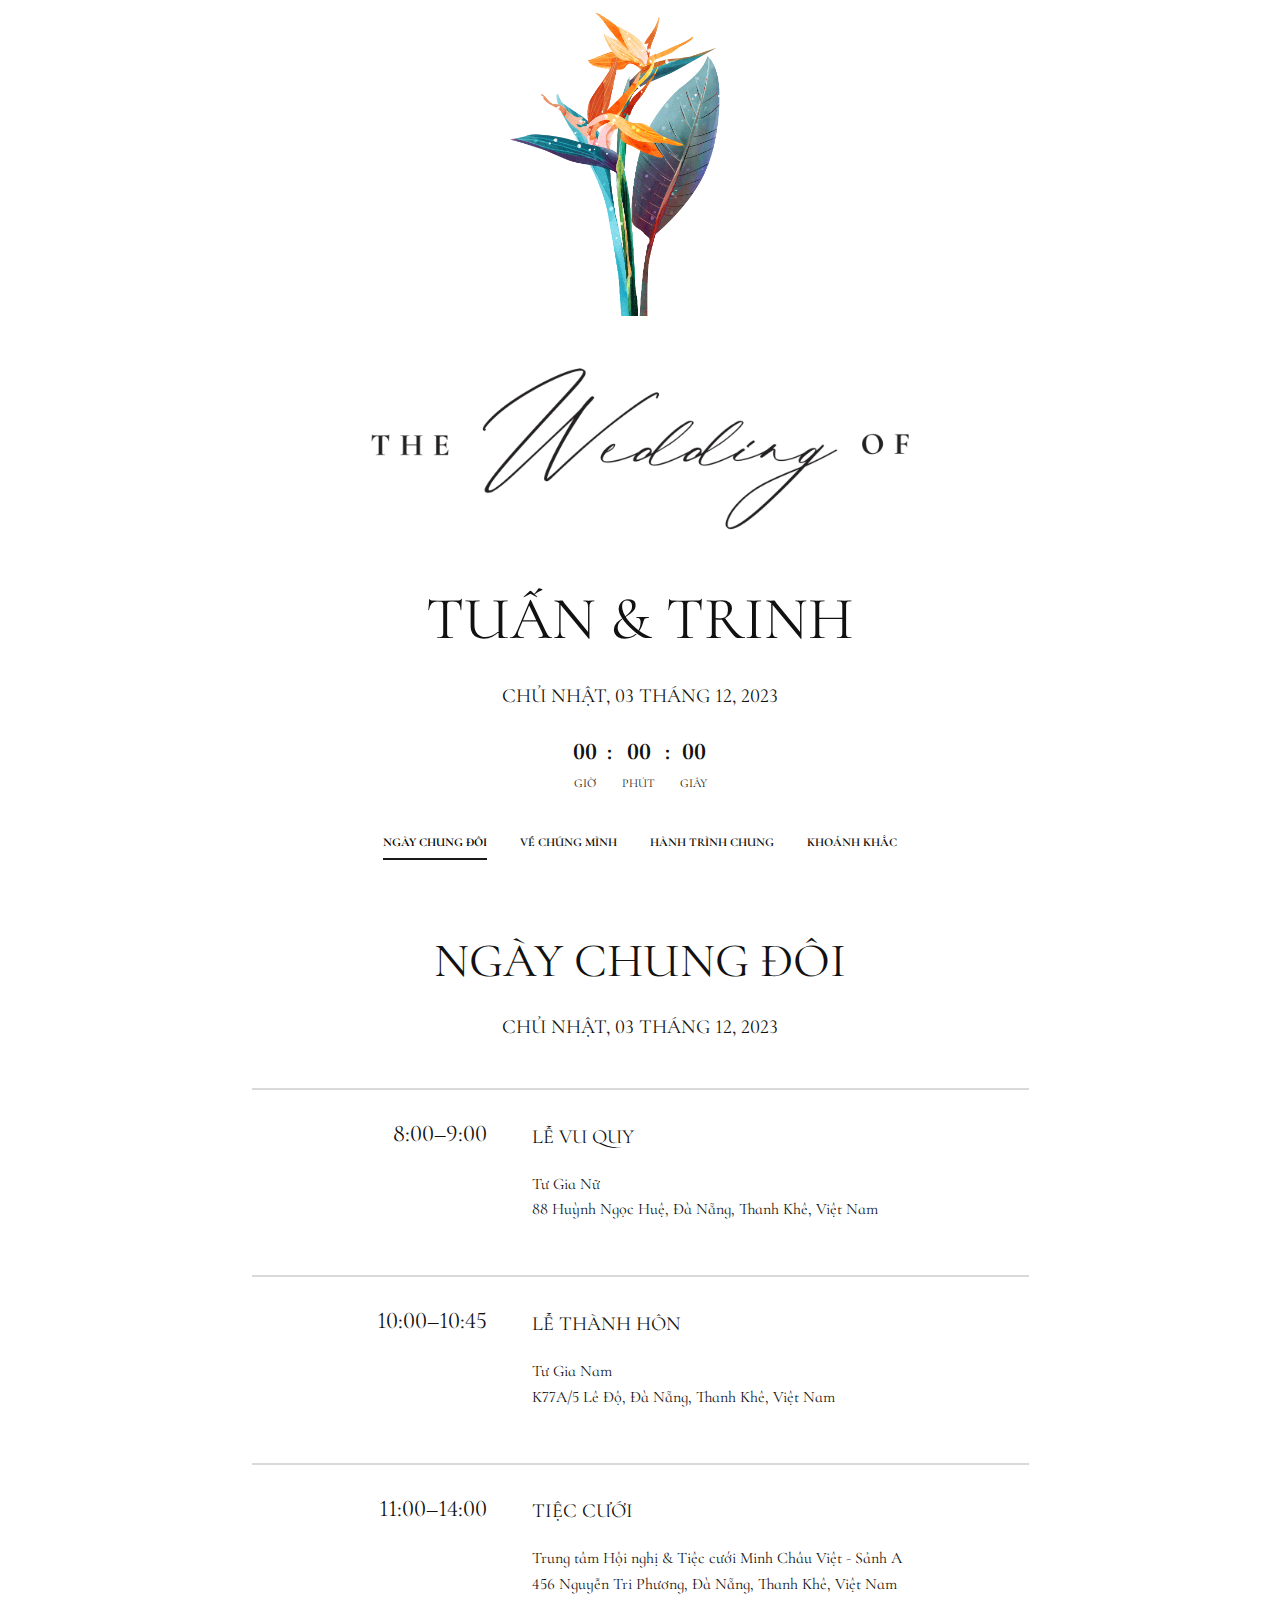
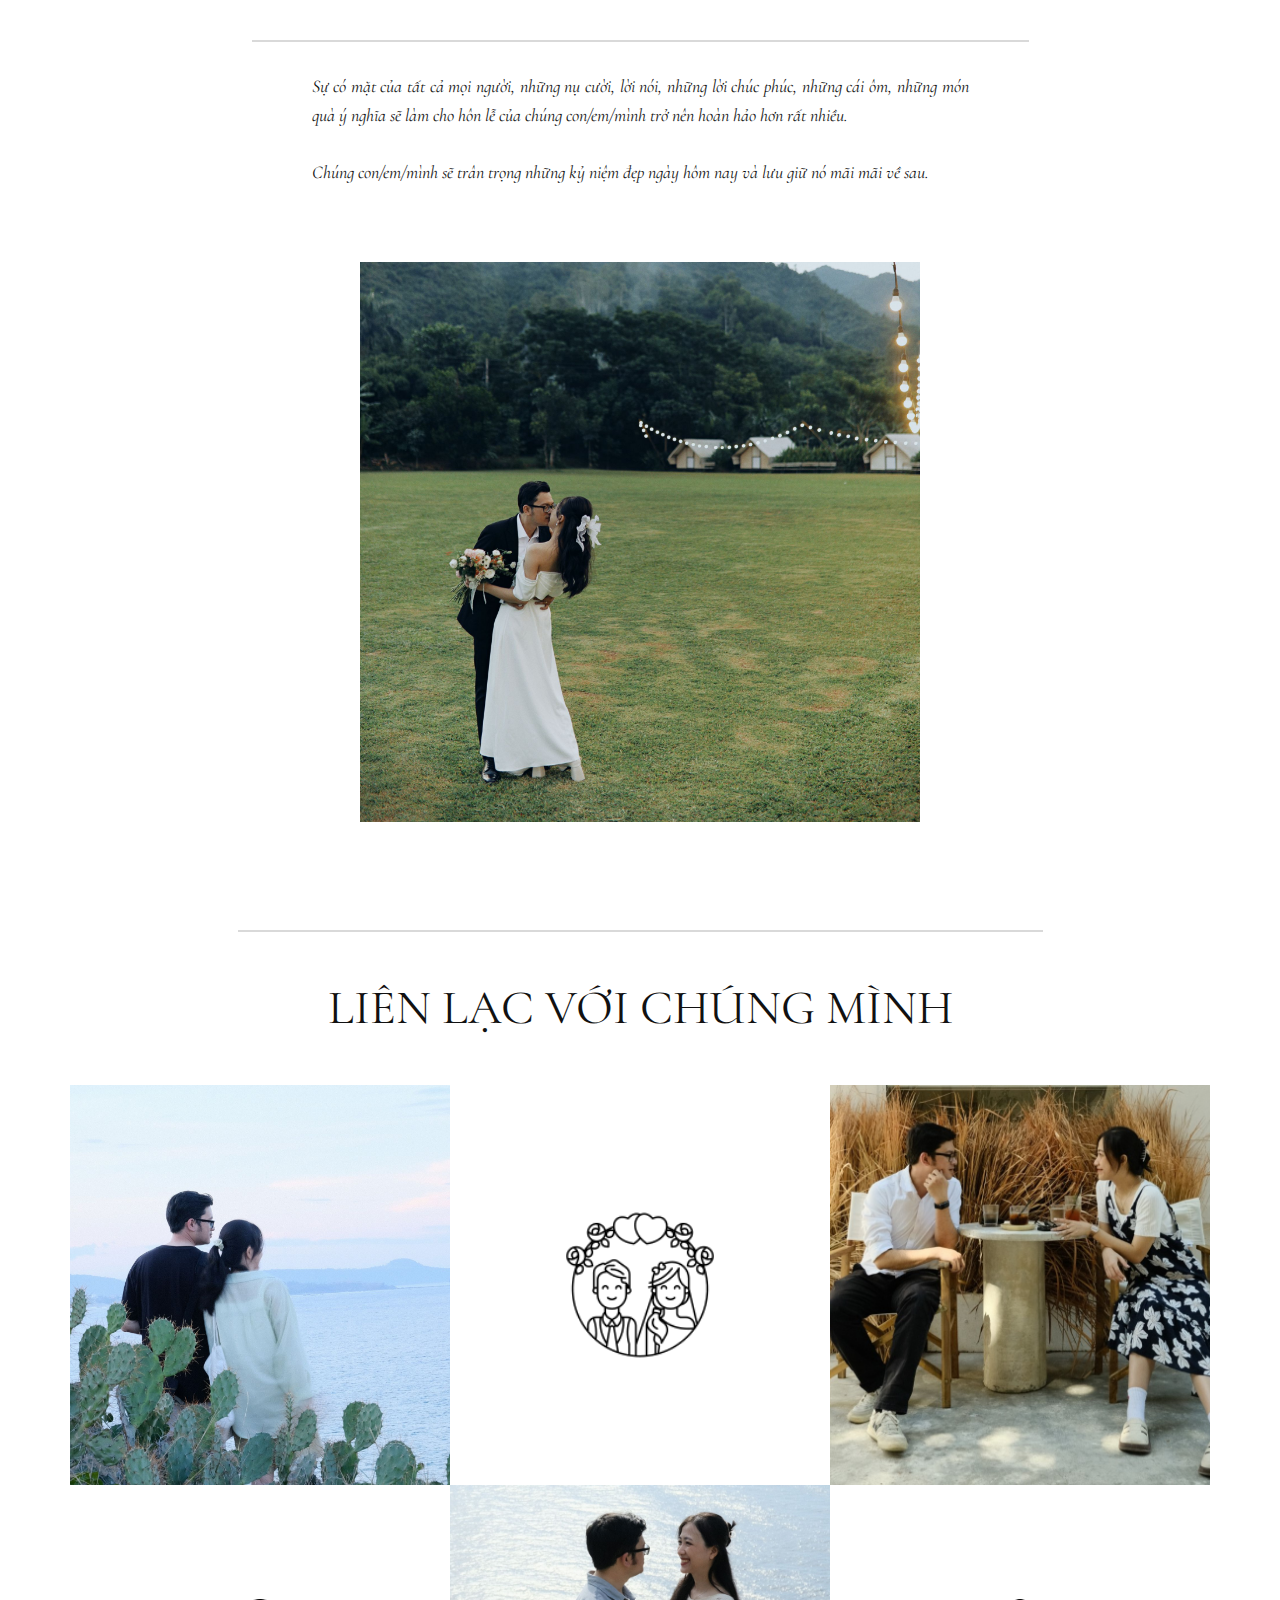
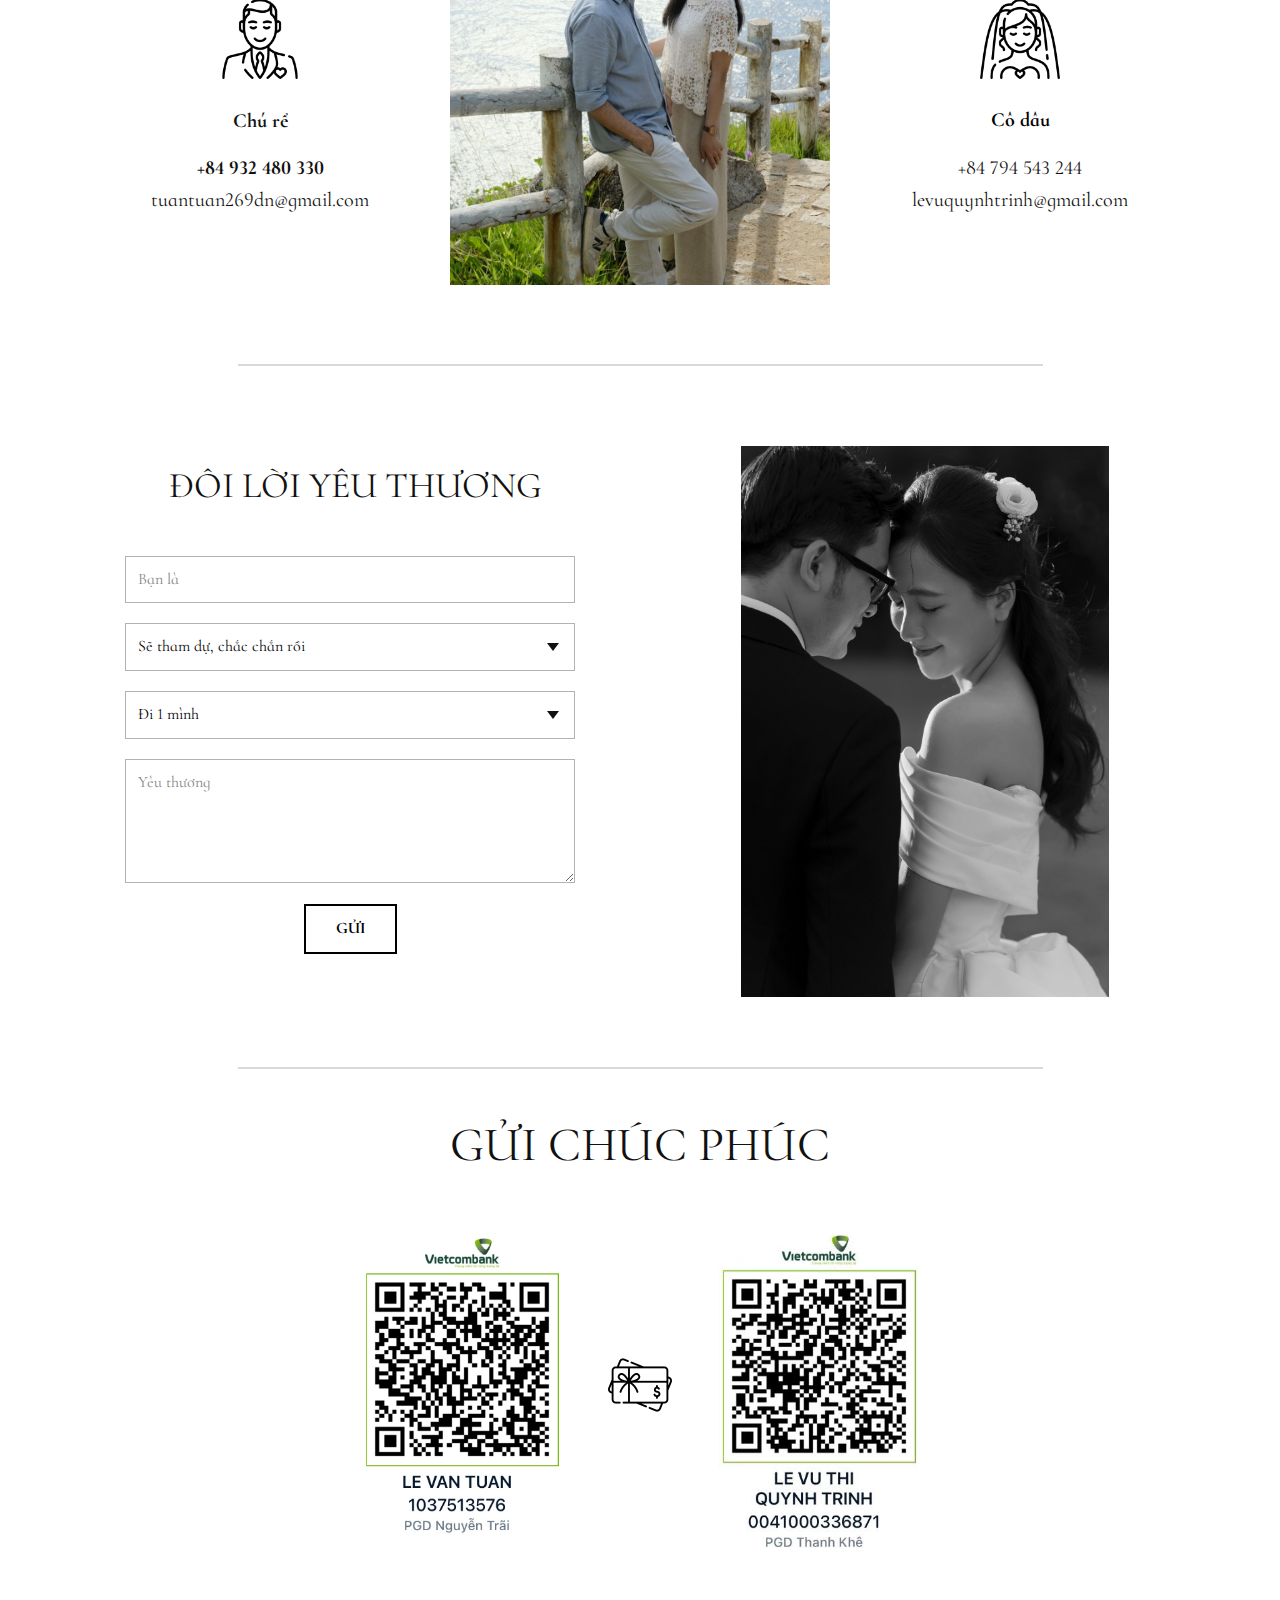
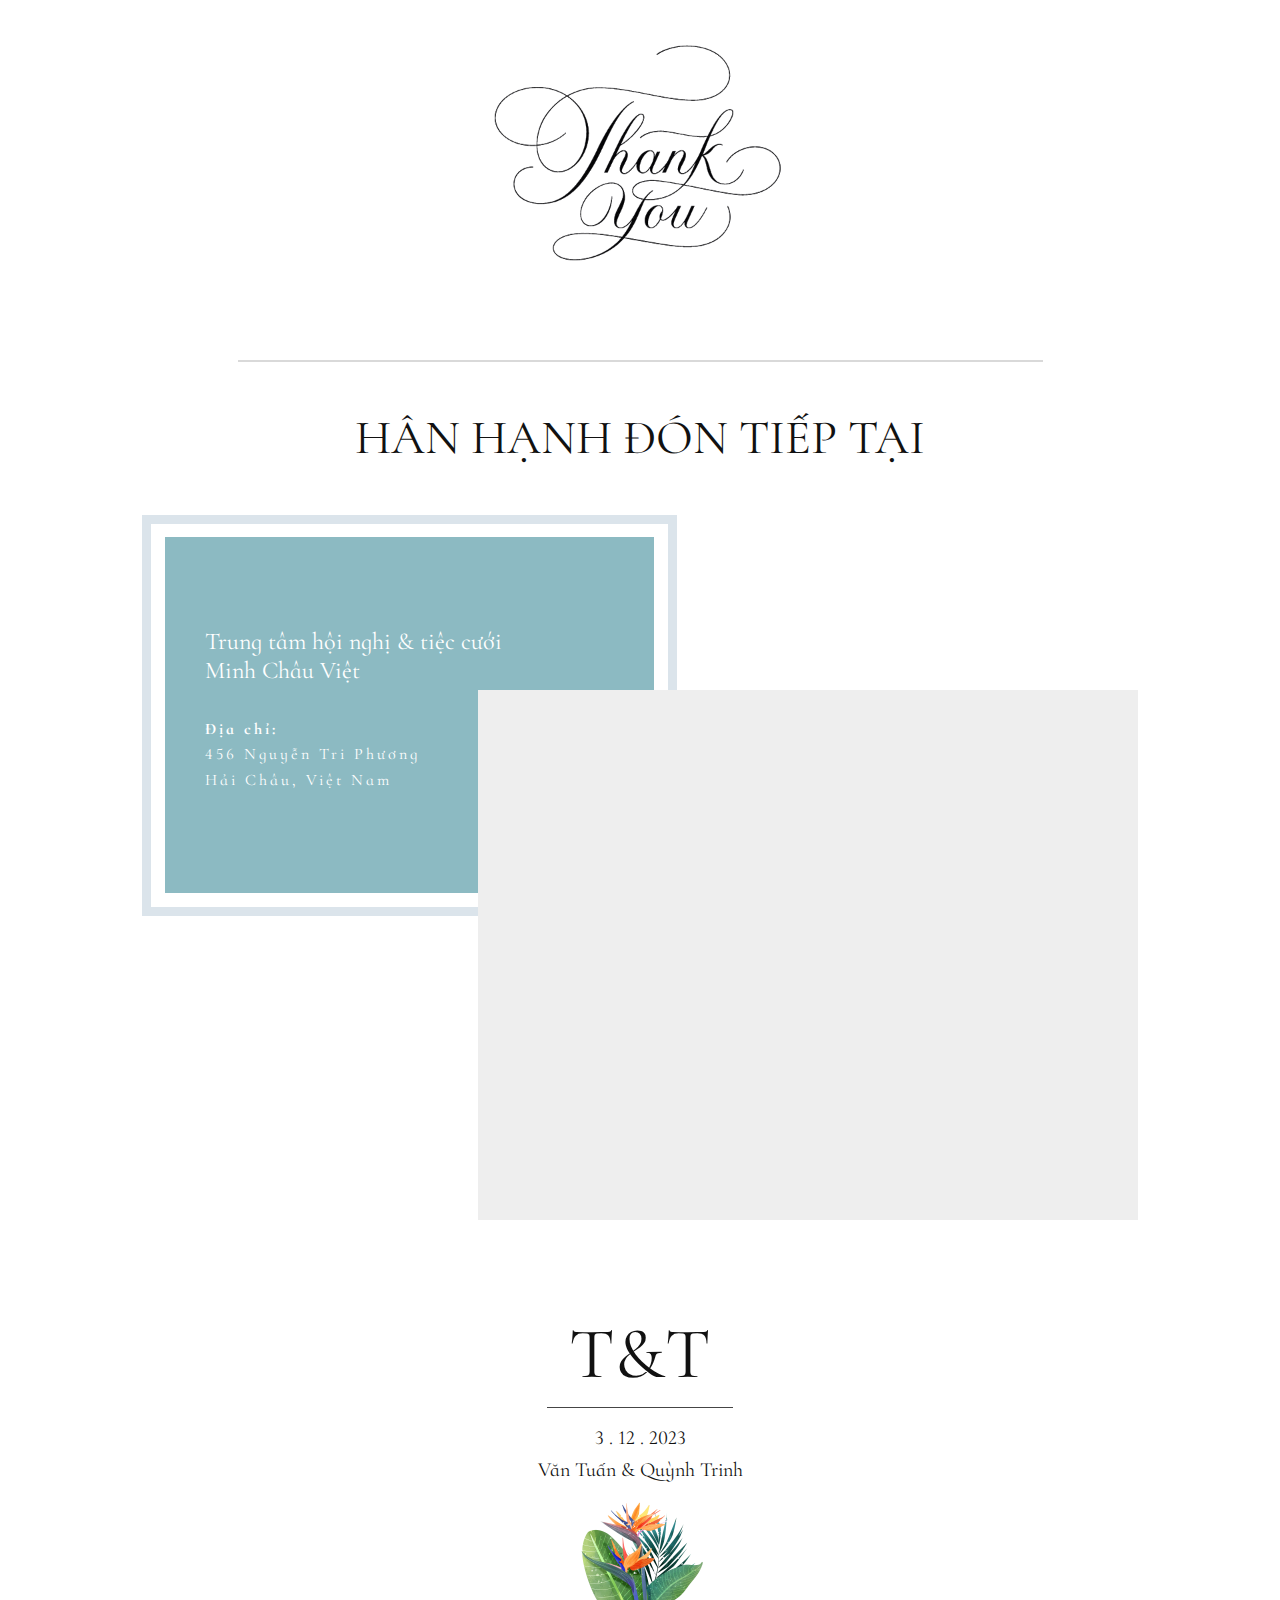
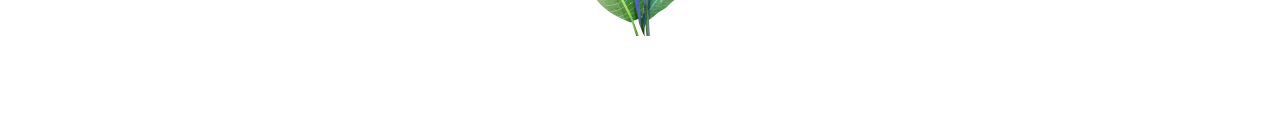
<file: index.html>
<!DOCTYPE html>
<html style="font-size: 16px" lang="en">
  <head>
    <meta name="viewport" content="width=device-width, initial-scale=1.0" />
    <meta charset="utf-8" />
    <meta
      name="keywords"
      content="Trinh &amp;amp; Tuấn​​, Chủ nhật, ngày 3 tháng 12 năm 2023, 2023" />
    <meta name="description" content="" />
    <title>Ngày chung đôi</title>
    <link rel="stylesheet" href="nicepage.css" media="screen" />
    <link rel="stylesheet" href="home.css" media="screen" />
    <link rel="icon" type="image/x-icon" href="images/logo.ico" />
    <script
      class="u-script"
      type="text/javascript"
      src="jquery.js"
      defer=""></script>
    <script
      class="u-script"
      type="text/javascript"
      src="nicepage.js"
      defer=""></script>
    <meta name="generator" content="Nicepage 5.21.3, nicepage.com" />
    <meta name="referrer" content="origin" />
    <link
      id="u-theme-google-font"
      rel="stylesheet"
      href="https://fonts.googleapis.com/css?family=Roboto:100,100i,300,300i,400,400i,500,500i,700,700i,900,900i|Open+Sans:300,300i,400,400i,500,500i,600,600i,700,700i,800,800i" />
    <link
      id="u-page-google-font"
      rel="stylesheet"
      href="https://fonts.googleapis.com/css?family=Open+Sans:300,300i,400,400i,500,500i,600,600i,700,700i,800,800i|Cormorant+Infant:300,300i,400,400i,500,500i,600,600i,700,700i" />

    <script type="application/ld+json">
      {
        "@context": "http://schema.org",
        "@type": "Organization",
        "name": ""
      }
    </script>
    <meta name="theme-color" content="#a68053" />
    <meta property="og:title" content="Ngày chung đôi" />
    <meta property="og:type" content="website" />
    <meta data-intl-tel-input-cdn-path="intlTelInput/" />
  </head>
  <body
    data-home-page="home.html"
    data-home-page-title="home"
    data-path-to-root="./"
    data-include-products="false"
    class="u-body u-white u-xl-mode"
    data-lang="en">
    <header
      class="u-border-no-bottom u-border-no-left u-border-no-right u-border-no-top u-clearfix u-container-align-center u-header u-section-row-container"
      id="sec-ec89"
      data-animation-name=""
      data-animation-duration="0"
      data-animation-delay="0"
      data-animation-direction=""
      style="">
      <div class="u-section-rows">
        <div class="u-section-row" id="sec-3328">
          <div class="u-clearfix u-sheet u-sheet-1">
            <img
              class="u-expanded-width-xs u-image u-image-contain u-image-default u-image-1"
              src="images/thien-dieu.png"
              alt=""
              data-image-width="1863"
              data-image-height="1200" />
            <img
              class="u-expanded-width u-image u-image-default u-image-2"
              src="images/28fefe66-9107-4db2-bf39-48e5f11279ef_rt_auto-rs_3000.png"
              alt=""
              data-image-width="3000"
              data-image-height="992" />
            <h1
              class="u-align-center u-custom-font u-text u-text-default u-title u-text-1">
              Tuấn &amp; TRinh
            </h1>
            <h2
              class="u-align-center u-custom-font u-subtitle u-text u-text-default u-text-2">
              <span style="font-weight: 400">Chủ nhật</span>,
              <span style="font-weight: 400">03</span> tháng
              <span style="font-weight: 400">12</span>
              <span style="font-weight: 400">, </span>
              <span style="font-weight: 400">2023</span>
            </h2>
            <div
              class="u-align-center u-countdown u-countdown-1"
              data-timer-id="eb5a"
              data-type="to-date"
              data-target-date="Sun, 03 Dec 2023 04:30:09 GMT"
              data-for="everyone"
              data-direction="down"
              data-time-left="750m"
              data-target-number="100"
              data-start-time="Sun Nov 05 2023 19:40:19 GMT+0700 (SE Asia Standard Time)"
              data-frequency="1s"
              data-after-count="none"
              data-redirect-url="https://">
              <div class="u-countdown-wrapper u-spacing-20">
                <div
                  class="u-countdown-item u-countdown-years u-hidden u-spacing-10">
                  <div
                    class="u-countdown-counter u-custom-font u-countdown-counter-1">
                    <div class="u-countdown-number">0</div>
                    <div class="u-countdown-number u-hidden">0</div>
                  </div>
                  <div
                    class="u-countdown-label u-custom-font u-countdown-label-1">
                    Years
                  </div>
                </div>
                <div
                  class="u-countdown-separator u-custom-font u-hidden u-countdown-separator-1">
                  :
                </div>
                <div class="u-countdown-days u-countdown-item u-spacing-10">
                  <div
                    class="u-countdown-counter u-custom-font u-countdown-counter-2">
                    <div class="u-countdown-number">9</div>
                    <div class="u-countdown-number u-hidden">7</div>
                    <div class="u-countdown-number u-hidden">0</div>
                  </div>
                  <div
                    class="u-countdown-label u-custom-font u-countdown-label-2">
                    Ngày
                  </div>
                </div>
                <div
                  class="u-countdown-separator u-custom-font u-countdown-separator-2">
                  :
                </div>
                <div class="u-countdown-hours u-countdown-item u-spacing-10">
                  <div
                    class="u-countdown-counter u-custom-font u-countdown-counter-3">
                    <div class="u-countdown-number">1</div>
                    <div class="u-countdown-number">4</div>
                  </div>
                  <div
                    class="u-countdown-label u-custom-font u-countdown-label-3">
                    Giờ
                  </div>
                </div>
                <div
                  class="u-countdown-separator u-custom-font u-countdown-separator-3">
                  :
                </div>
                <div class="u-countdown-item u-countdown-minutes u-spacing-10">
                  <div
                    class="u-countdown-counter u-custom-font u-countdown-counter-4">
                    <div class="u-countdown-number">1</div>
                    <div class="u-countdown-number">9</div>
                  </div>
                  <div
                    class="u-countdown-label u-custom-font u-countdown-label-4">
                    Phút
                  </div>
                </div>
                <div
                  class="u-countdown-separator u-custom-font u-countdown-separator-4">
                  :
                </div>
                <div class="u-countdown-item u-countdown-seconds u-spacing-10">
                  <div
                    class="u-countdown-counter u-custom-font u-countdown-counter-5">
                    <div class="u-countdown-number">0</div>
                    <div class="u-countdown-number">2</div>
                  </div>
                  <div
                    class="u-countdown-label u-custom-font u-countdown-label-5">
                    Giây
                  </div>
                </div>
                <div
                  class="u-countdown-separator u-custom-font u-hidden u-countdown-separator-5">
                  :
                </div>
                <div
                  class="u-countdown-item u-countdown-numbers u-hidden u-spacing-10">
                  <div
                    class="u-countdown-counter u-custom-font u-countdown-counter-6">
                    <div class="u-countdown-number">0</div>
                    <div class="u-countdown-number">0</div>
                  </div>
                  <div
                    class="u-countdown-label u-custom-font u-countdown-label-6">
                    Items
                  </div>
                </div>
              </div>
              <div class="u-countdown-message u-hidden">
                <p>Sorry, the time is up.</p>
              </div>
            </div>
          </div>
        </div>
        <div
          class="u-clearfix u-container-align-center-lg u-container-align-center-md u-container-align-center-xl u-section-row u-sticky u-sticky-f0fb u-white u-section-row-2"
          data-animation-name=""
          data-animation-duration="0"
          data-animation-delay="0"
          data-animation-direction=""
          id="sec-d804">
          <div
            class="u-clearfix u-sheet u-valign-middle-lg u-valign-middle-md u-valign-middle-xl u-sheet-2">
            <nav
              class="u-align-center-lg u-align-center-md u-align-center-sm u-align-center-xl u-align-left-xs u-menu u-menu-one-level u-offcanvas u-menu-1"
              data-responsive-from="SM"
              data-position="mymenu">
              <div
                class="menu-collapse u-custom-font"
                style="
                  font-size: 0.75rem;
                  letter-spacing: 0px;
                  font-family: 'Cormorant Infant';
                  text-transform: uppercase;
                  font-weight: 700;
                ">
                <a
                  class="u-button-style u-custom-active-border-color u-custom-active-color u-custom-border u-custom-border-color u-custom-borders u-custom-hover-border-color u-custom-hover-color u-custom-left-right-menu-spacing u-custom-padding-bottom u-custom-text-active-color u-custom-text-color u-custom-text-hover-color u-custom-top-bottom-menu-spacing u-nav-link u-text-active-palette-1-base u-text-hover-palette-2-base"
                  href="#">
                  <svg class="u-svg-link" viewBox="0 0 24 24">
                    <use
                      xmlns:xlink="http://www.w3.org/1999/xlink"
                      xlink:href="#menu-hamburger"></use>
                  </svg>
                  <svg
                    class="u-svg-content"
                    version="1.1"
                    id="menu-hamburger"
                    viewBox="0 0 16 16"
                    x="0px"
                    y="0px"
                    xmlns:xlink="http://www.w3.org/1999/xlink"
                    xmlns="http://www.w3.org/2000/svg">
                    <g>
                      <rect y="1" width="16" height="2"></rect>
                      <rect y="7" width="16" height="2"></rect>
                      <rect y="13" width="16" height="2"></rect>
                    </g>
                  </svg>
                </a>
              </div>
              <div class="u-custom-menu u-nav-container">
                <ul class="u-custom-font u-nav u-spacing-30 u-unstyled u-nav-1">
                  <li class="u-nav-item">
                    <a
                      class="u-border-2 u-border-active-grey-90 u-border-hover-grey-50 u-border-no-left u-border-no-right u-border-no-top u-button-style u-nav-link u-text-active-black u-text-hover-grey-90"
                      href="./home.html"
                      style="padding: 10px 0px"
                      >Ngày chung đôi</a
                    >
                  </li>
                  <li class="u-nav-item">
                    <a
                      class="u-border-2 u-border-active-grey-90 u-border-hover-grey-50 u-border-no-left u-border-no-right u-border-no-top u-button-style u-nav-link u-text-active-black u-text-hover-grey-90"
                      href="./aboutus.html"
                      style="padding: 10px 0px"
                      >Về chúng mình</a
                    >
                  </li>
                  <li class="u-nav-item">
                    <a
                      class="u-border-2 u-border-active-grey-90 u-border-hover-grey-50 u-border-no-left u-border-no-right u-border-no-top u-button-style u-nav-link u-text-active-black u-text-hover-grey-90"
                      href="./ourstory.html"
                      style="padding: 10px 0px"
                      >Hành trình chung</a
                    >
                  </li>
                  <li class="u-nav-item">
                    <a
                      class="u-border-2 u-border-active-grey-90 u-border-hover-grey-50 u-border-no-left u-border-no-right u-border-no-top u-button-style u-nav-link u-text-active-black u-text-hover-grey-90"
                      href="./photo.html"
                      style="padding: 10px 0px"
                      >Khoảnh khắc</a
                    >
                  </li>
                </ul>
              </div>
              <div class="u-custom-menu u-nav-container-collapse">
                <div
                  class="u-black u-container-style u-inner-container-layout u-opacity u-opacity-95 u-sidenav">
                  <div class="u-inner-container-layout u-sidenav-overflow">
                    <div class="u-menu-close"></div>
                    <ul
                      class="u-align-center u-custom-font u-nav u-popupmenu-items u-unstyled u-nav-2">
                      <li class="u-nav-item">
                        <a class="u-button-style u-nav-link" href="./home.html"
                          >Ngày chung đôi</a
                        >
                      </li>
                      <li class="u-nav-item">
                        <a
                          class="u-button-style u-nav-link"
                          href="./aboutus.html"
                          >Về chúng mình</a
                        >
                      </li>
                      <li class="u-nav-item">
                        <a
                          class="u-button-style u-nav-link"
                          href="./ourstory.html"
                          >Hành trình chung</a
                        >
                      </li>
                      <li class="u-nav-item">
                        <a class="u-button-style u-nav-link" href="./photo.html"
                          >Khoảnh khắc</a
                        >
                      </li>
                    </ul>
                  </div>
                </div>
                <div
                  class="u-black u-menu-overlay u-opacity u-opacity-70"></div>
              </div>
            </nav>
            <p
              class="u-custom-font u-enable-responsive u-hidden-lg u-hidden-md u-hidden-xl u-large-text u-text u-text-default-xs u-text-variant u-text-3">
              <a
                class="u-active-none u-border-none u-btn u-button-link u-button-style u-custom-font u-hover-none u-none u-text-body-color u-btn-1"
                data-href="https://nicepage.com"
                >T&amp;T</a
              >
            </p>
          </div>

          <style class="u-sticky-style" data-style-id="c5aa">
            .u-sticky-fixed.u-sticky-c5aa:before,
            .u-body.u-sticky-fixed .u-sticky-c5aa:before {
              borders: top right bottom left !important;
            }
          </style>
        </div>
      </div>
    </header>
    <section class="u-clearfix u-section-1" id="carousel_b25b">
      <div class="u-clearfix u-sheet u-sheet-1">
        <h2
          class="u-align-center u-custom-font u-text u-text-default-lg u-text-default-xl u-text-1">
          NGÀY CHUNG ĐÔI
        </h2>
        <p class="u-align-center u-custom-font u-text u-text-default u-text-2">
          CHỦ NHẬT, 03 THÁNG 12, 2023
        </p>
        <div class="u-list u-list-1">
          <div class="u-repeater u-repeater-1">
            <div
              class="u-border-2 u-border-grey-15 u-border-no-bottom u-border-no-left u-border-no-right u-container-style u-list-item u-repeater-item">
              <div
                class="u-container-layout u-similar-container u-container-layout-1">
                <h4 class="u-align-right u-custom-font u-text u-text-3">
                  8:00–9:00
                </h4>
                <p class="u-custom-font u-text u-text-4">LỄ VU QUY<br /></p>
                <p class="u-custom-font u-text u-text-5">
                  Tư Gia Nữ<br />88 Huỳnh Ngọc Huệ, Đà Nẵng, Thanh Khê, Việt
                  Nam<br />
                </p>
              </div>
            </div>
            <div
              class="u-border-2 u-border-grey-15 u-border-no-bottom u-border-no-left u-border-no-right u-container-style u-list-item u-repeater-item">
              <div
                class="u-container-layout u-similar-container u-container-layout-2">
                <h4 class="u-align-right u-custom-font u-text u-text-6">
                  10:00–10:45
                </h4>
                <p class="u-custom-font u-text u-text-7">LỄ THÀNH HÔN<br /></p>
                <p class="u-custom-font u-text u-text-8">
                  Tư Gia Nam<br />K77A/5 Lê Độ, Đà Nẵng, Thanh Khê, Việt Nam
                </p>
              </div>
            </div>
            <div
              class="u-border-2 u-border-grey-15 u-border-no-bottom u-border-no-left u-border-no-right u-container-style u-list-item u-repeater-item">
              <div
                class="u-container-layout u-similar-container u-container-layout-3">
                <h4 class="u-align-right u-custom-font u-text u-text-9">
                  11:00–14:00
                </h4>
                <p class="u-custom-font u-text u-text-10">TIỆC CƯỚI<br /></p>
                <p class="u-custom-font u-text u-text-11">
                  Trung tâm Hội nghị &amp; Tiệc cưới Minh Châu Việt - Sảnh A<br />456
                  Nguyễn Tri Phương, Đà Nẵng, Thanh Khê, Việt Nam
                </p>
              </div>
            </div>
          </div>
        </div>
        <div
          class="u-align-justify u-border-2 u-border-grey-15 u-border-no-bottom u-border-no-left u-border-no-right u-container-style u-group u-group-1">
          <div class="u-container-layout u-valign-top u-container-layout-4">
            <p
              class="u-custom-font u-large-text u-text u-text-variant u-text-12">
              Sự có mặt của tất cả mọi người, những nụ cười, lời nói, những lời
              chúc phúc, những cái ôm, những món quà ý nghĩa sẽ làm cho hôn lễ
              của chúng con/em/mình trở nên hoàn hảo hơn rất nhiều.<br />
              <br />﻿Chúng con/em/mình sẽ trân trọng những kỷ niệm đẹp ngày hôm
              nay và lưu giữ nó mãi mãi về sau.
            </p>
          </div>
        </div>
      </div>
    </section>
    <section class="u-clearfix u-section-2" id="sec-8926">
      <div class="u-clearfix u-sheet u-sheet-1">
        <img
          class="u-image u-image-default u-preserve-proportions u-image-1"
          src="images/cover.JPG"
          alt=""
          data-image-width="4215"
          data-image-height="4215" />
      </div>
    </section>
    <section class="u-clearfix u-section-3" id="sec-ecb2">
      <div class="u-clearfix u-sheet u-sheet-1">
        <div
          class="u-border-2 u-border-grey-15 u-line u-line-horizontal u-line-1"></div>
        <h2 class="u-align-center u-custom-font u-text u-text-1">
          Liên lạc với chúng mình
        </h2>
        <div
          class="data-layout-selected u-clearfix u-expanded-width u-layout-wrap u-layout-wrap-1">
          <div class="u-layout">
            <div class="u-layout-row">
              <div
                class="u-container-align-center u-container-style u-image u-layout-cell u-size-20 u-image-1"
                data-image-width="1920"
                data-image-height="1440">
                <div
                  class="u-container-layout u-valign-middle u-container-layout-1"></div>
              </div>
              <div
                class="u-container-align-center-lg u-container-align-center-md u-container-align-center-xl u-container-style u-layout-cell u-size-20 u-layout-cell-2">
                <div
                  class="u-container-layout u-valign-middle u-container-layout-2">
                  <span class="u-file-icon u-icon u-icon-1"
                    ><img src="images/4342051.png" alt=""
                  /></span>
                </div>
              </div>
              <div
                class="u-container-align-center u-container-style u-image u-layout-cell u-size-20 u-image-2"
                data-image-width="1080"
                data-image-height="810">
                <div class="u-container-layout u-container-layout-3"></div>
              </div>
            </div>
          </div>
        </div>
        <div
          class="data-layout-selected u-clearfix u-expanded-width u-layout-wrap u-layout-wrap-2">
          <div class="u-layout">
            <div class="u-layout-row">
              <div
                class="u-container-style u-layout-cell u-size-20 u-layout-cell-4">
                <div
                  class="u-container-layout u-valign-middle-sm u-valign-middle-xs u-container-layout-4">
                  <span class="u-align-center u-file-icon u-icon u-icon-2"
                    ><img src="images/3074065.png" alt=""
                  /></span>
                  <h5 class="u-align-center u-custom-font u-text u-text-2">
                    Chú rể
                  </h5>
                  <p class="u-align-center u-custom-font u-text u-text-3">
                    <span style="font-weight: 700">+84 932 480 330</span>
                    <br />tuantuan269dn@gmail.com
                  </p>
                </div>
              </div>
              <div
                class="u-container-align-center u-container-style u-image u-layout-cell u-size-20 u-image-3"
                data-image-width="1952"
                data-image-height="1952">
                <div class="u-container-layout u-container-layout-5"></div>
              </div>
              <div
                class="u-container-style u-layout-cell u-size-20 u-layout-cell-6">
                <div class="u-container-layout u-container-layout-6">
                  <span class="u-file-icon u-icon u-icon-3"
                    ><img src="images/3074060.png" alt=""
                  /></span>
                  <h5
                    class="u-align-center u-custom-font u-text u-text-black u-text-4">
                    Cô dâu
                  </h5>
                  <p class="u-align-center u-custom-font u-text u-text-5">
                    +84 794 543 244<br />levuquynhtrinh@gmail.com
                  </p>
                </div>
              </div>
            </div>
          </div>
        </div>
      </div>
    </section>
    <section class="u-clearfix u-section-4" id="sec-0843">
      <div
        class="u-clearfix u-sheet u-valign-middle-sm u-valign-middle-xs u-sheet-1">
        <div
          class="u-border-2 u-border-grey-15 u-line u-line-horizontal u-line-1"></div>
        <div
          class="data-layout-selected u-clearfix u-expanded-width u-layout-wrap u-layout-wrap-1">
          <div class="u-layout">
            <div class="u-layout-row">
              <div
                class="u-align-center u-container-style u-layout-cell u-size-30 u-layout-cell-1">
                <div
                  class="u-container-layout u-valign-top-lg u-valign-top-md u-valign-top-sm u-valign-top-xs u-container-layout-1">
                  <h2 class="u-custom-font u-text u-text-1">
                    Đôi Lời Yêu Thương
                  </h2>
                  <div class="custom-expanded u-form u-form-1">
                    <form
                      action="https://forms.nicepagesrv.com/v2/form/process"
                      class="u-clearfix u-form-spacing-20 u-form-vertical u-inner-form"
                      style="padding: 0px"
                      source="email"
                      name="form">
                      <div class="u-form-group u-form-name u-label-none">
                        <label
                          for="name-780d"
                          class="u-form-control-hidden u-label"
                          >Name</label
                        >
                        <input
                          type="text"
                          placeholder="Bạn là"
                          id="name-780d"
                          name="name"
                          class="u-custom-font u-input u-input-rectangle u-input-1"
                          required="" />
                      </div>
                      <div
                        class="u-form-group u-form-select u-label-none u-form-group-2">
                        <label for="select-cf5c" class="u-label"
                          >Dropdown</label
                        >
                        <div class="u-form-select-wrapper">
                          <select
                            id="select-cf5c"
                            name="so-luong-khach"
                            class="u-custom-font u-input u-input-rectangle u-input-2">
                            <option
                              value="Sẽ tham dự, chắc chắn rồi"
                              data-calc="Sẽ tham dự, chắc chắn rồi"
                              selected="selected">
                              Sẽ tham dự, chắc chắn rồi
                            </option>
                            <option
                              value="Hmm không chắc nữa"
                              data-calc="Hmm không chắc nữa">
                              Hmm không chắc nữa
                            </option>
                            <option
                              value="Tiếc quá mình bận rồi"
                              data-calc="Tiếc quá mình bận rồi">
                              Tiếc quá mình bận rồi
                            </option>
                          </select>
                          <svg
                            class="u-caret u-caret-svg"
                            version="1.1"
                            id="Layer_1"
                            xmlns="http://www.w3.org/2000/svg"
                            xmlns:xlink="http://www.w3.org/1999/xlink"
                            x="0px"
                            y="0px"
                            width="16px"
                            height="16px"
                            viewBox="0 0 16 16"
                            style="fill: currentColor"
                            xml:space="preserve">
                            <polygon
                              class="st0"
                              points="8,12 2,4 14,4 "></polygon>
                          </svg>
                        </div>
                      </div>
                      <div
                        class="u-form-group u-form-select u-label-none u-form-group-3">
                        <label for="select-66df" class="u-label"
                          >Dropdown</label
                        >
                        <div class="u-form-select-wrapper">
                          <select
                            id="select-66df"
                            name="so-luong-tham-du"
                            class="u-custom-font u-input u-input-rectangle u-input-3">
                            <option value="1" data-calc="1" selected="selected">
                              Đi 1 mình
                            </option>
                            <option value="2" data-calc="2">Đi 2 mình</option>
                            <option value="3" data-calc="3">Đi 3 mình</option>
                            <option data-calc="4" value="4">Đi 4 mình</option>
                            <option data-calc="5" value="0">Không đi nè</option>
                          </select>
                          <svg
                            class="u-caret u-caret-svg"
                            version="1.1"
                            id="Layer_1"
                            xmlns="http://www.w3.org/2000/svg"
                            xmlns:xlink="http://www.w3.org/1999/xlink"
                            x="0px"
                            y="0px"
                            width="16px"
                            height="16px"
                            viewBox="0 0 16 16"
                            style="fill: currentColor"
                            xml:space="preserve">
                            <polygon
                              class="st0"
                              points="8,12 2,4 14,4 "></polygon>
                          </svg>
                        </div>
                      </div>
                      <div
                        class="u-form-group u-form-textarea u-label-none u-form-group-4">
                        <label for="textarea-49a9" class="u-label"
                          >Textarea</label
                        >
                        <textarea
                          rows="4"
                          cols="50"
                          id="textarea-49a9"
                          name="love-message"
                          class="u-custom-font u-input u-input-rectangle u-input-4"
                          placeholder="Yêu thương"></textarea>
                      </div>
                      <div
                        class="u-align-center u-form-group u-form-submit u-label-none">
                        <a
                          href="#"
                          class="u-border-2 u-border-black u-btn u-btn-submit u-button-style u-custom-font u-hover-custom-color-6 u-none u-text-black u-text-hover-white u-btn-1"
                          >Gửi</a
                        >
                        <input
                          type="submit"
                          value="submit"
                          class="u-form-control-hidden" />
                      </div>
                      <div class="u-form-send-message u-form-send-success">
                        Mãi yêu
                      </div>
                      <div class="u-form-send-error u-form-send-message">
                        Hic, lỗi gì đó rồi
                      </div>
                      <input type="hidden" value="" name="recaptchaResponse" />
                      <input
                        type="hidden"
                        name="formServices"
                        value="c089f641-3479-e2c8-58e3-928c1f11ccc1" />
                    </form>
                  </div>
                </div>
              </div>
              <div
                class="u-container-style u-layout-cell u-size-30 u-layout-cell-2">
                <div
                  class="u-container-layout u-valign-top-lg u-valign-top-md u-valign-top-xl u-container-layout-2">
                  <img
                    class="custom-expanded u-image u-image-default u-image-1"
                    src="images/IW8A5167.JPG"
                    alt=""
                    data-image-width="1080"
                    data-image-height="1620" />
                </div>
              </div>
            </div>
          </div>
        </div>
      </div>
    </section>
    <section class="u-clearfix u-section-5" id="sec-4bec">
      <div
        class="u-clearfix u-sheet u-valign-bottom-lg u-valign-bottom-md u-valign-bottom-xl u-sheet-1">
        <div
          class="u-border-2 u-border-grey-15 u-line u-line-horizontal u-line-1"></div>
        <h2 class="u-align-center u-custom-font u-text u-text-1">
          Gửi chúc phúc
        </h2>
        <div
          class="data-layout-selected u-clearfix u-expanded-width-xs u-layout-wrap u-layout-wrap-1">
          <div class="u-layout">
            <div class="u-layout-row">
              <div
                class="u-container-style u-layout-cell u-size-30 u-layout-cell-1">
                <div
                  class="u-container-layout u-valign-middle-sm u-valign-middle-xs u-valign-top-lg u-valign-top-md u-valign-top-xl u-container-layout-1">
                  <img
                    class="u-image u-image-contain u-image-default u-image-1"
                    src="images/IMG_4918.JPG"
                    alt=""
                    data-image-width="660"
                    data-image-height="945" />
                </div>
              </div>
              <div
                class="u-container-style u-layout-cell u-size-30 u-layout-cell-2">
                <div
                  class="u-container-layout u-valign-middle-sm u-valign-middle-xs u-valign-top-lg u-valign-top-md u-valign-top-xl u-container-layout-2">
                  <img
                    class="u-image u-image-contain u-image-default u-image-2"
                    src="images/IMG_8113.jpg"
                    alt=""
                    data-image-width="330"
                    data-image-height="502" />
                </div>
              </div>
            </div>
          </div>
        </div>
        <span class="u-file-icon u-icon u-icon-1"
          ><img src="images/2611152.png" alt=""
        /></span>
        <img
          class="u-image u-image-contain u-image-default u-image-3"
          src="images/eb48dd712004c39ca331584078fb008b.png"
          alt=""
          data-image-width="600"
          data-image-height="477" />
      </div>
    </section>
    <section class="u-clearfix u-section-6" id="carousel_e3ab">
      <div class="u-clearfix u-sheet u-sheet-1">
        <div
          class="u-border-2 u-border-grey-15 u-line u-line-horizontal u-line-1"></div>
        <h2 class="u-align-center u-custom-font u-text u-text-1">
          hân hạnh đón tiếp tại
        </h2>
        <div
          class="u-border-9 u-border-custom-color-2 u-container-style u-expanded-width-xs u-group u-shape-rectangle u-group-1">
          <div
            class="u-container-layout u-valign-middle-xl u-valign-middle-xs u-container-layout-1">
            <div class="u-container-style u-custom-color-6 u-group u-group-2">
              <div class="u-container-layout u-container-layout-2">
                <h4 class="u-custom-font u-text u-text-2">
                  Trung tâm hội nghị &amp; tiệc cưới<br />Minh Châu Việt
                </h4>
                <p class="u-custom-font u-text u-text-3">
                  <b>Địa chỉ:</b> <br />456 Nguyễn Tri Phương<br />Hải Châu,
                  Việt Nam
                </p>
              </div>
            </div>
          </div>
        </div>
        <div
          class="u-expanded-width-sm u-expanded-width-xs u-grey-light-2 u-map u-map-1">
          <div class="embed-responsive">
            <iframe
              class="embed-responsive-item"
              src="https://maps.google.com/maps?output=embed&amp;q=456%20Nguy%E1%BB%85n%20Tri%20Ph%C6%B0%C6%A1ng%2C%20H%C3%B2a%20Thu%E1%BA%ADn%20%C4%90%C3%B4ng%2C%20H%E1%BA%A3i%20Ch%C3%A2u%2C%20%C4%90%C3%A0%20N%E1%BA%B5ng%20550000%2C%20Vietnam&amp;z=15&amp;t=m&amp;hl=en"
              data-map="[base64]"></iframe>
          </div>
        </div>
      </div>
    </section>

    <footer class="u-clearfix u-footer" id="sec-cbb9">
      <div class="u-clearfix u-sheet u-valign-middle-xs u-sheet-1">
        <div
          class="u-align-center u-container-style u-expanded-width-xs u-group u-group-1">
          <div class="u-container-layout u-container-layout-1">
            <h1 class="u-custom-font u-text u-title u-text-1">T&amp;T</h1>
            <div
              class="u-border-1 u-border-grey-dark-1 u-line u-line-horizontal u-line-1"></div>
            <p
              class="u-align-center u-custom-font u-large-text u-text u-text-variant u-text-2">
              3 . 12 . 2023
            </p>
            <p class="u-custom-font u-small-text u-text u-text-3">
              Văn Tuấn &amp; Quỳnh Trinh
            </p>
            <img
              class="u-image u-image-contain u-image-default u-preserve-proportions u-image-1"
              src="images/musaceaeplantwatercolorsummerflower.png"
              alt=""
              data-image-width="1200"
              data-image-height="1200" />
          </div>
        </div>
      </div>
    </footer>
  </body>
</html>
</file>
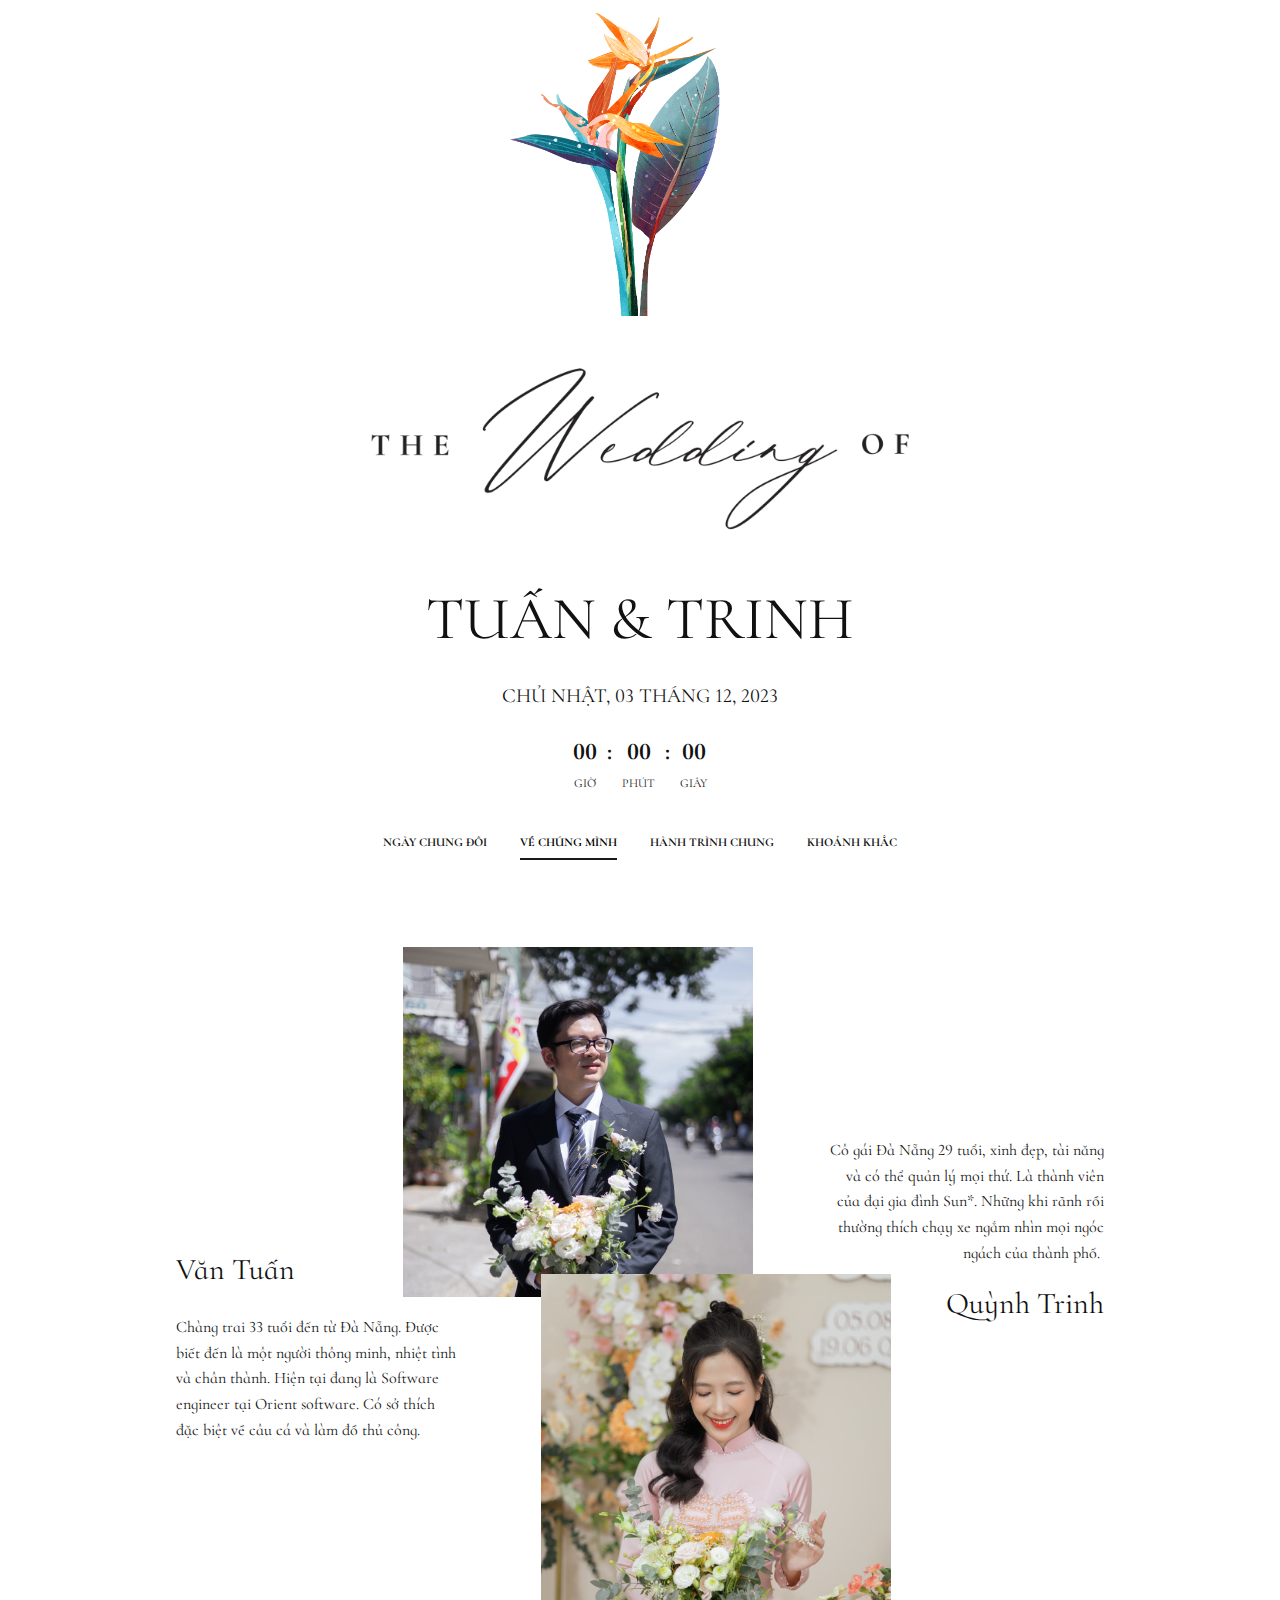
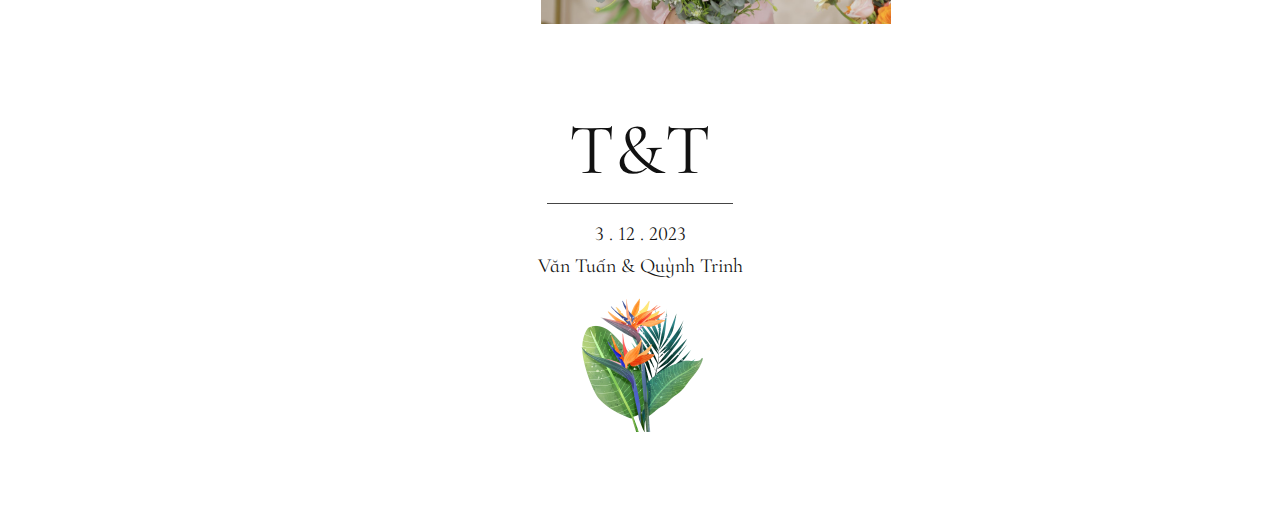
<file: aboutus.html>
<!DOCTYPE html>
<html style="font-size: 16px" lang="en">
  <head>
    <meta name="viewport" content="width=device-width, initial-scale=1.0" />
    <meta charset="utf-8" />
    <meta
      name="keywords"
      content="Trinh &amp;amp; Tuấn​​, Chủ nhật, ngày 3 tháng 12 năm 2023, 2023" />
    <meta name="description" content="" />
    <title>Về chúng mình</title>
    <link rel="stylesheet" href="nicepage.css" media="screen" />
    <link rel="stylesheet" href="aboutus.css" media="screen" />
    <link rel="icon" type="image/x-icon" href="images/logo.ico" />
    <script
      class="u-script"
      type="text/javascript"
      src="jquery.js"
      defer=""></script>
    <script
      class="u-script"
      type="text/javascript"
      src="nicepage.js"
      defer=""></script>
    <meta name="generator" content="Nicepage 5.21.3, nicepage.com" />
    <link
      id="u-theme-google-font"
      rel="stylesheet"
      href="https://fonts.googleapis.com/css?family=Roboto:100,100i,300,300i,400,400i,500,500i,700,700i,900,900i|Open+Sans:300,300i,400,400i,500,500i,600,600i,700,700i,800,800i" />
    <link
      id="u-page-google-font"
      rel="stylesheet"
      href="https://fonts.googleapis.com/css?family=Open+Sans:300,300i,400,400i,500,500i,600,600i,700,700i,800,800i|Cormorant+Infant:300,300i,400,400i,500,500i,600,600i,700,700i" />

    <script type="application/ld+json">
      {
        "@context": "http://schema.org",
        "@type": "Organization",
        "name": ""
      }
    </script>
    <meta name="theme-color" content="#a68053" />
    <meta property="og:title" content="Về chúng mình" />
    <meta property="og:type" content="website" />
    <meta data-intl-tel-input-cdn-path="intlTelInput/" />
  </head>
  <body
    data-path-to-root="./"
    data-include-products="false"
    class="u-body u-xl-mode"
    data-lang="en">
    <header
      class="u-border-no-bottom u-border-no-left u-border-no-right u-border-no-top u-clearfix u-container-align-center u-header u-section-row-container"
      id="sec-ec89"
      data-animation-name=""
      data-animation-duration="0"
      data-animation-delay="0"
      data-animation-direction=""
      style="">
      <div class="u-section-rows">
        <div class="u-section-row" id="sec-3328">
          <div class="u-clearfix u-sheet u-sheet-1">
            <img
              class="u-expanded-width-xs u-image u-image-contain u-image-default u-image-1"
              src="images/thien-dieu.png"
              alt=""
              data-image-width="1863"
              data-image-height="1200" />
            <img
              class="u-expanded-width u-image u-image-default u-image-2"
              src="images/28fefe66-9107-4db2-bf39-48e5f11279ef_rt_auto-rs_3000.png"
              alt=""
              data-image-width="3000"
              data-image-height="992" />
            <h1
              class="u-align-center u-custom-font u-text u-text-default u-title u-text-1">
              Tuấn &amp; TRinh
            </h1>
            <h2
              class="u-align-center u-custom-font u-subtitle u-text u-text-default u-text-2">
              <span style="font-weight: 400">Chủ nhật</span>,
              <span style="font-weight: 400">03</span> tháng
              <span style="font-weight: 400">12</span>
              <span style="font-weight: 400">, </span>
              <span style="font-weight: 400">2023</span>
            </h2>
            <div
              class="u-align-center u-countdown u-countdown-1"
              data-timer-id="eb5a"
              data-type="to-date"
              data-target-date="Sun, 03 Dec 2023 04:30:09 GMT"
              data-for="everyone"
              data-direction="down"
              data-time-left="750m"
              data-target-number="100"
              data-start-time="Sun Nov 05 2023 19:40:19 GMT+0700 (SE Asia Standard Time)"
              data-frequency="1s"
              data-after-count="none"
              data-redirect-url="https://">
              <div class="u-countdown-wrapper u-spacing-20">
                <div
                  class="u-countdown-item u-countdown-years u-hidden u-spacing-10">
                  <div
                    class="u-countdown-counter u-custom-font u-countdown-counter-1">
                    <div class="u-countdown-number">0</div>
                    <div class="u-countdown-number u-hidden">0</div>
                  </div>
                  <div
                    class="u-countdown-label u-custom-font u-countdown-label-1">
                    Years
                  </div>
                </div>
                <div
                  class="u-countdown-separator u-custom-font u-hidden u-countdown-separator-1">
                  :
                </div>
                <div class="u-countdown-days u-countdown-item u-spacing-10">
                  <div
                    class="u-countdown-counter u-custom-font u-countdown-counter-2">
                    <div class="u-countdown-number">9</div>
                    <div class="u-countdown-number u-hidden">7</div>
                    <div class="u-countdown-number u-hidden">0</div>
                  </div>
                  <div
                    class="u-countdown-label u-custom-font u-countdown-label-2">
                    Ngày
                  </div>
                </div>
                <div
                  class="u-countdown-separator u-custom-font u-countdown-separator-2">
                  :
                </div>
                <div class="u-countdown-hours u-countdown-item u-spacing-10">
                  <div
                    class="u-countdown-counter u-custom-font u-countdown-counter-3">
                    <div class="u-countdown-number">1</div>
                    <div class="u-countdown-number">4</div>
                  </div>
                  <div
                    class="u-countdown-label u-custom-font u-countdown-label-3">
                    Giờ
                  </div>
                </div>
                <div
                  class="u-countdown-separator u-custom-font u-countdown-separator-3">
                  :
                </div>
                <div class="u-countdown-item u-countdown-minutes u-spacing-10">
                  <div
                    class="u-countdown-counter u-custom-font u-countdown-counter-4">
                    <div class="u-countdown-number">1</div>
                    <div class="u-countdown-number">9</div>
                  </div>
                  <div
                    class="u-countdown-label u-custom-font u-countdown-label-4">
                    Phút
                  </div>
                </div>
                <div
                  class="u-countdown-separator u-custom-font u-countdown-separator-4">
                  :
                </div>
                <div class="u-countdown-item u-countdown-seconds u-spacing-10">
                  <div
                    class="u-countdown-counter u-custom-font u-countdown-counter-5">
                    <div class="u-countdown-number">0</div>
                    <div class="u-countdown-number">2</div>
                  </div>
                  <div
                    class="u-countdown-label u-custom-font u-countdown-label-5">
                    Giây
                  </div>
                </div>
                <div
                  class="u-countdown-separator u-custom-font u-hidden u-countdown-separator-5">
                  :
                </div>
                <div
                  class="u-countdown-item u-countdown-numbers u-hidden u-spacing-10">
                  <div
                    class="u-countdown-counter u-custom-font u-countdown-counter-6">
                    <div class="u-countdown-number">0</div>
                    <div class="u-countdown-number">0</div>
                  </div>
                  <div
                    class="u-countdown-label u-custom-font u-countdown-label-6">
                    Items
                  </div>
                </div>
              </div>
              <div class="u-countdown-message u-hidden">
                <p>Sorry, the time is up.</p>
              </div>
            </div>
          </div>
        </div>
        <div
          class="u-clearfix u-container-align-center-lg u-container-align-center-md u-container-align-center-xl u-section-row u-sticky u-sticky-f0fb u-white u-section-row-2"
          data-animation-name=""
          data-animation-duration="0"
          data-animation-delay="0"
          data-animation-direction=""
          id="sec-d804">
          <div
            class="u-clearfix u-sheet u-valign-middle-lg u-valign-middle-md u-valign-middle-xl u-sheet-2">
            <nav
              class="u-align-center-lg u-align-center-md u-align-center-sm u-align-center-xl u-align-left-xs u-menu u-menu-one-level u-offcanvas u-menu-1"
              data-responsive-from="SM"
              data-position="mymenu">
              <div
                class="menu-collapse u-custom-font"
                style="
                  font-size: 0.75rem;
                  letter-spacing: 0px;
                  font-family: 'Cormorant Infant';
                  text-transform: uppercase;
                  font-weight: 700;
                ">
                <a
                  class="u-button-style u-custom-active-border-color u-custom-active-color u-custom-border u-custom-border-color u-custom-borders u-custom-hover-border-color u-custom-hover-color u-custom-left-right-menu-spacing u-custom-padding-bottom u-custom-text-active-color u-custom-text-color u-custom-text-hover-color u-custom-top-bottom-menu-spacing u-nav-link u-text-active-palette-1-base u-text-hover-palette-2-base"
                  href="#">
                  <svg class="u-svg-link" viewBox="0 0 24 24">
                    <use
                      xmlns:xlink="http://www.w3.org/1999/xlink"
                      xlink:href="#menu-hamburger"></use>
                  </svg>
                  <svg
                    class="u-svg-content"
                    version="1.1"
                    id="menu-hamburger"
                    viewBox="0 0 16 16"
                    x="0px"
                    y="0px"
                    xmlns:xlink="http://www.w3.org/1999/xlink"
                    xmlns="http://www.w3.org/2000/svg">
                    <g>
                      <rect y="1" width="16" height="2"></rect>
                      <rect y="7" width="16" height="2"></rect>
                      <rect y="13" width="16" height="2"></rect>
                    </g>
                  </svg>
                </a>
              </div>
              <div class="u-custom-menu u-nav-container">
                <ul class="u-custom-font u-nav u-spacing-30 u-unstyled u-nav-1">
                  <li class="u-nav-item">
                    <a
                      class="u-border-2 u-border-active-grey-90 u-border-hover-grey-50 u-border-no-left u-border-no-right u-border-no-top u-button-style u-nav-link u-text-active-black u-text-hover-grey-90"
                      href="./home.html"
                      style="padding: 10px 0px"
                      >Ngày chung đôi</a
                    >
                  </li>
                  <li class="u-nav-item">
                    <a
                      class="u-border-2 u-border-active-grey-90 u-border-hover-grey-50 u-border-no-left u-border-no-right u-border-no-top u-button-style u-nav-link u-text-active-black u-text-hover-grey-90"
                      href="./aboutus.html"
                      style="padding: 10px 0px"
                      >Về chúng mình</a
                    >
                  </li>
                  <li class="u-nav-item">
                    <a
                      class="u-border-2 u-border-active-grey-90 u-border-hover-grey-50 u-border-no-left u-border-no-right u-border-no-top u-button-style u-nav-link u-text-active-black u-text-hover-grey-90"
                      href="./ourstory.html"
                      style="padding: 10px 0px"
                      >Hành trình chung</a
                    >
                  </li>
                  <li class="u-nav-item">
                    <a
                      class="u-border-2 u-border-active-grey-90 u-border-hover-grey-50 u-border-no-left u-border-no-right u-border-no-top u-button-style u-nav-link u-text-active-black u-text-hover-grey-90"
                      href="./photo.html"
                      style="padding: 10px 0px"
                      >Khoảnh khắc</a
                    >
                  </li>
                </ul>
              </div>
              <div class="u-custom-menu u-nav-container-collapse">
                <div
                  class="u-black u-container-style u-inner-container-layout u-opacity u-opacity-95 u-sidenav">
                  <div class="u-inner-container-layout u-sidenav-overflow">
                    <div class="u-menu-close"></div>
                    <ul
                      class="u-align-center u-custom-font u-nav u-popupmenu-items u-unstyled u-nav-2">
                      <li class="u-nav-item">
                        <a class="u-button-style u-nav-link" href="./home.html"
                          >Ngày chung đôi</a
                        >
                      </li>
                      <li class="u-nav-item">
                        <a
                          class="u-button-style u-nav-link"
                          href="./aboutus.html"
                          >Về chúng mình</a
                        >
                      </li>
                      <li class="u-nav-item">
                        <a
                          class="u-button-style u-nav-link"
                          href="./ourstory.html"
                          >Hành trình chung</a
                        >
                      </li>
                      <li class="u-nav-item">
                        <a class="u-button-style u-nav-link" href="./photo.html"
                          >Khoảnh khắc</a
                        >
                      </li>
                    </ul>
                  </div>
                </div>
                <div
                  class="u-black u-menu-overlay u-opacity u-opacity-70"></div>
              </div>
            </nav>
            <p
              class="u-custom-font u-enable-responsive u-hidden-lg u-hidden-md u-hidden-xl u-large-text u-text u-text-default-xs u-text-variant u-text-3">
              <a
                class="u-active-none u-border-none u-btn u-button-link u-button-style u-custom-font u-hover-none u-none u-text-body-color u-btn-1"
                data-href="https://nicepage.com"
                >T&amp;T</a
              >
            </p>
          </div>

          <style class="u-sticky-style" data-style-id="c5aa">
            .u-sticky-fixed.u-sticky-c5aa:before,
            .u-body.u-sticky-fixed .u-sticky-c5aa:before {
              borders: top right bottom left !important;
            }
          </style>
        </div>
      </div>
    </header>
    <section class="u-clearfix u-section-1" id="carousel_defe">
      <div
        class="u-clearfix u-sheet u-valign-middle-sm u-valign-middle-xs u-sheet-1">
        <div
          class="data-layout-selected u-clearfix u-expanded-width u-layout-wrap u-layout-wrap-1">
          <div class="u-layout">
            <div class="u-layout-row">
              <div
                class="u-align-left u-container-style u-layout-cell u-left-cell u-size-18 u-layout-cell-1">
                <div class="u-container-layout u-container-layout-1">
                  <h3 class="u-custom-font u-text u-text-1">Văn Tuấn</h3>
                  <p class="u-custom-font u-text u-text-2">
                    Chàng trai 33 tuổi đến từ Đà Nẵng. Được biết đến là một
                    người thông minh, nhiệt tình và chân thành. Hiện tại đang là
                    Software engineer tại Orient software. Có sở thích đặc biệt
                    về câu cá và làm đồ thủ công.
                  </p>
                </div>
              </div>
              <div
                class="u-container-style u-layout-cell u-size-24 u-layout-cell-2">
                <div
                  class="u-container-layout u-valign-bottom-sm u-valign-bottom-xs u-container-layout-2">
                  <img
                    src="images/0D1A0073.jpg"
                    alt=""
                    class="u-align-left u-image u-image-default u-image-1"
                    data-image-width="1080"
                    data-image-height="1620" />
                  <img
                    src="images/0D1A9635.jpg"
                    alt=""
                    class="u-align-left u-image u-image-default u-image-2"
                    data-image-width="1080"
                    data-image-height="1620" />
                </div>
              </div>
              <div
                class="u-align-right u-container-style u-layout-cell u-right-cell u-size-18 u-layout-cell-3">
                <div class="u-container-layout u-container-layout-3">
                  <p class="u-custom-font u-text u-text-3">
                    Cô gái Đà Nẵng 29 tuổi, xinh đẹp, tài năng và có thể quản lý
                    mọi thứ. Là thành viên của đại gia đình Sun*. Những khi rãnh
                    rồi thường thích chạy xe ngắm nhìn mọi ngóc ngách của thành
                    phố.&nbsp;
                  </p>
                  <h3 class="u-custom-font u-text u-text-4">Quỳnh Trinh</h3>
                </div>
              </div>
            </div>
          </div>
        </div>
      </div>
    </section>

    <footer class="u-clearfix u-footer" id="sec-cbb9">
      <div class="u-clearfix u-sheet u-valign-middle-xs u-sheet-1">
        <div
          class="u-align-center u-container-style u-expanded-width-xs u-group u-group-1">
          <div class="u-container-layout u-container-layout-1">
            <h1 class="u-custom-font u-text u-title u-text-1">T&amp;T</h1>
            <div
              class="u-border-1 u-border-grey-dark-1 u-line u-line-horizontal u-line-1"></div>
            <p
              class="u-align-center u-custom-font u-large-text u-text u-text-variant u-text-2">
              3 . 12 . 2023
            </p>
            <p class="u-custom-font u-small-text u-text u-text-3">
              Văn Tuấn &amp; Quỳnh Trinh
            </p>
            <img
              class="u-image u-image-contain u-image-default u-preserve-proportions u-image-1"
              src="images/musaceaeplantwatercolorsummerflower.png"
              alt=""
              data-image-width="1200"
              data-image-height="1200" />
          </div>
        </div>
      </div>
    </footer>
  </body>
</html>
</file>
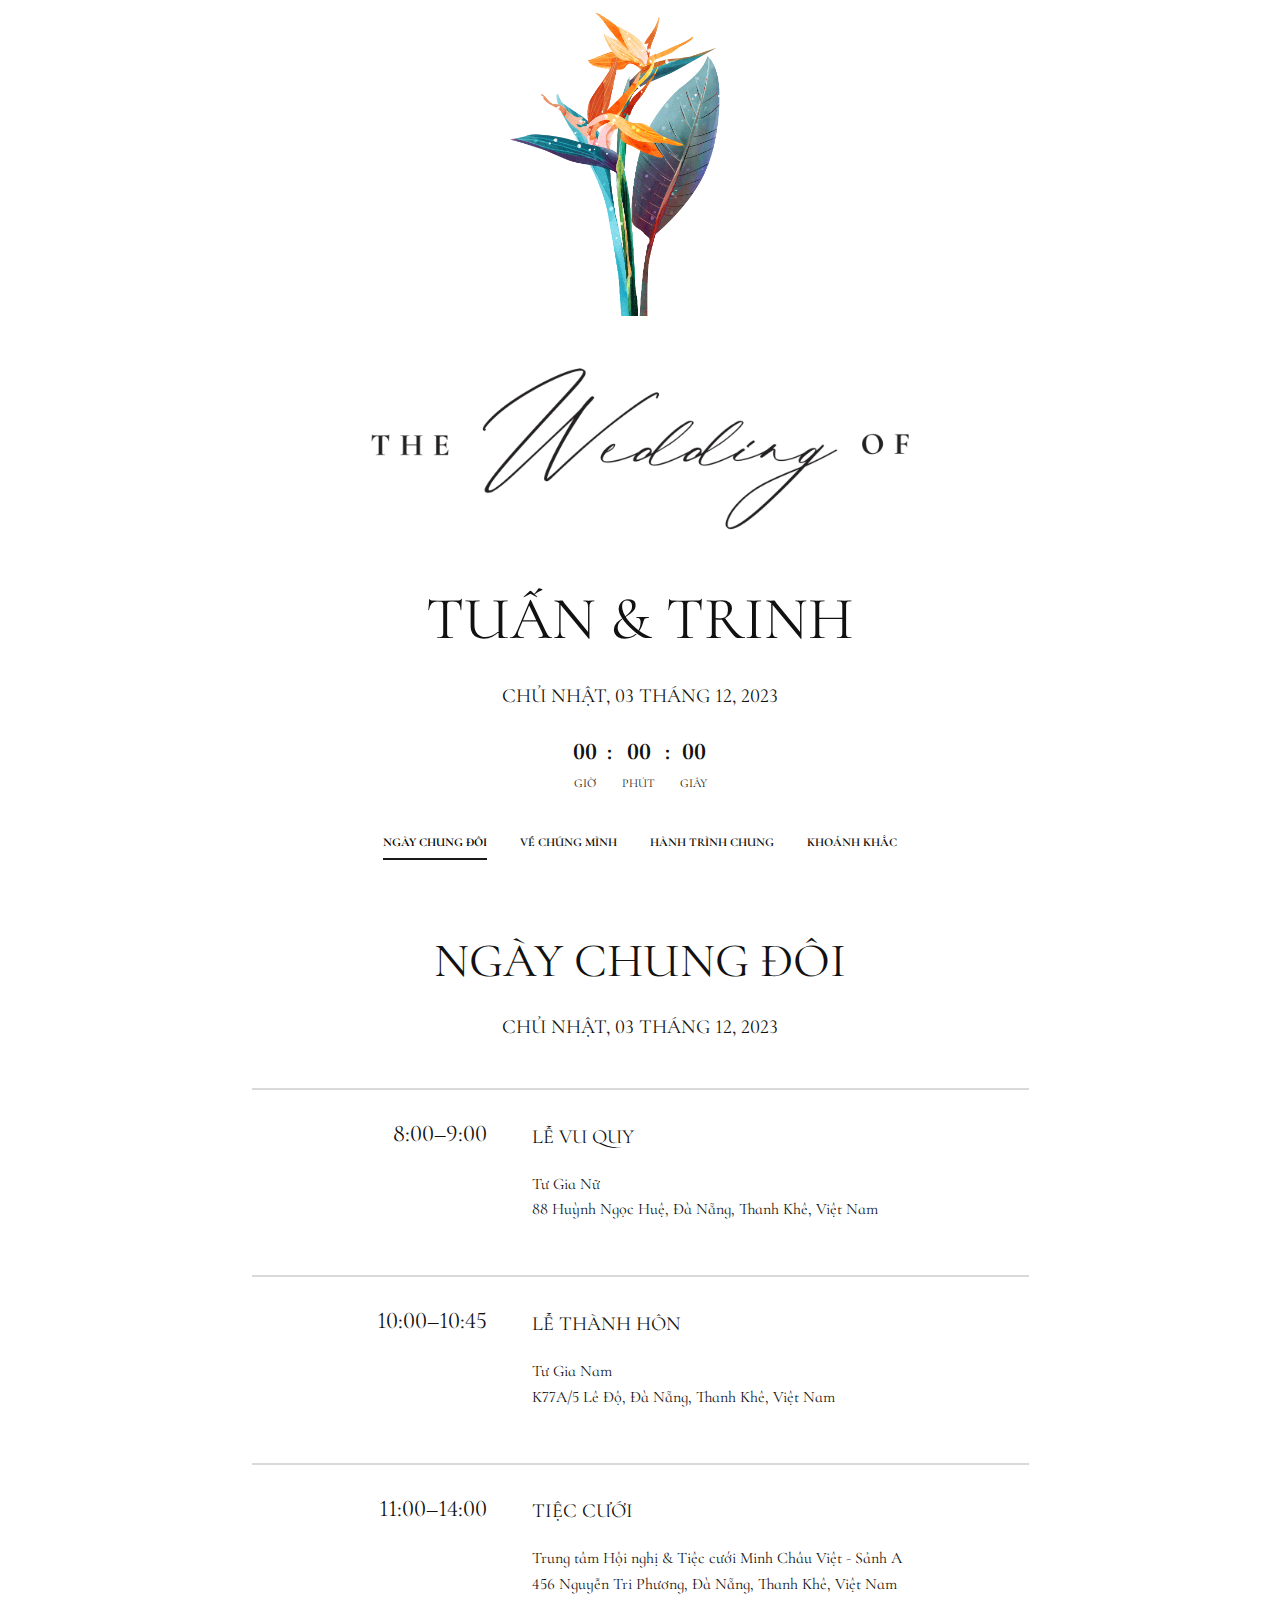
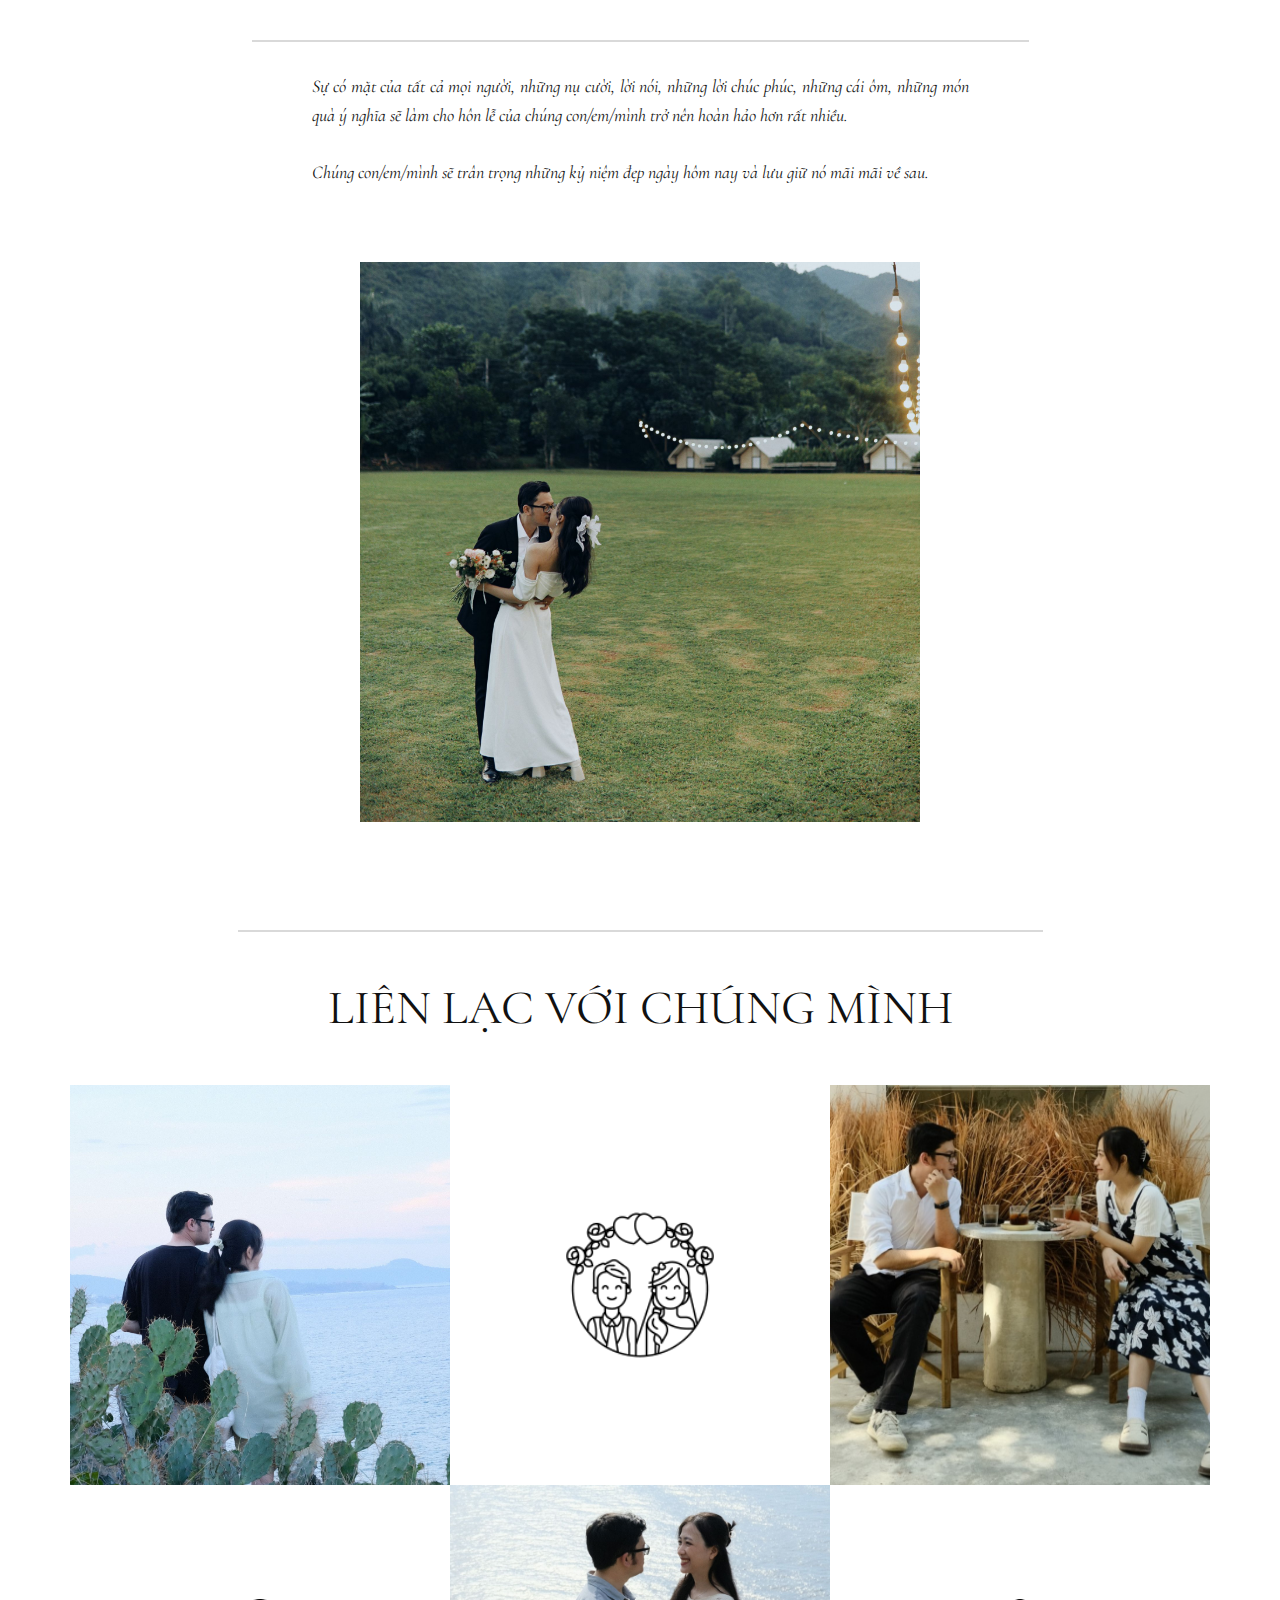
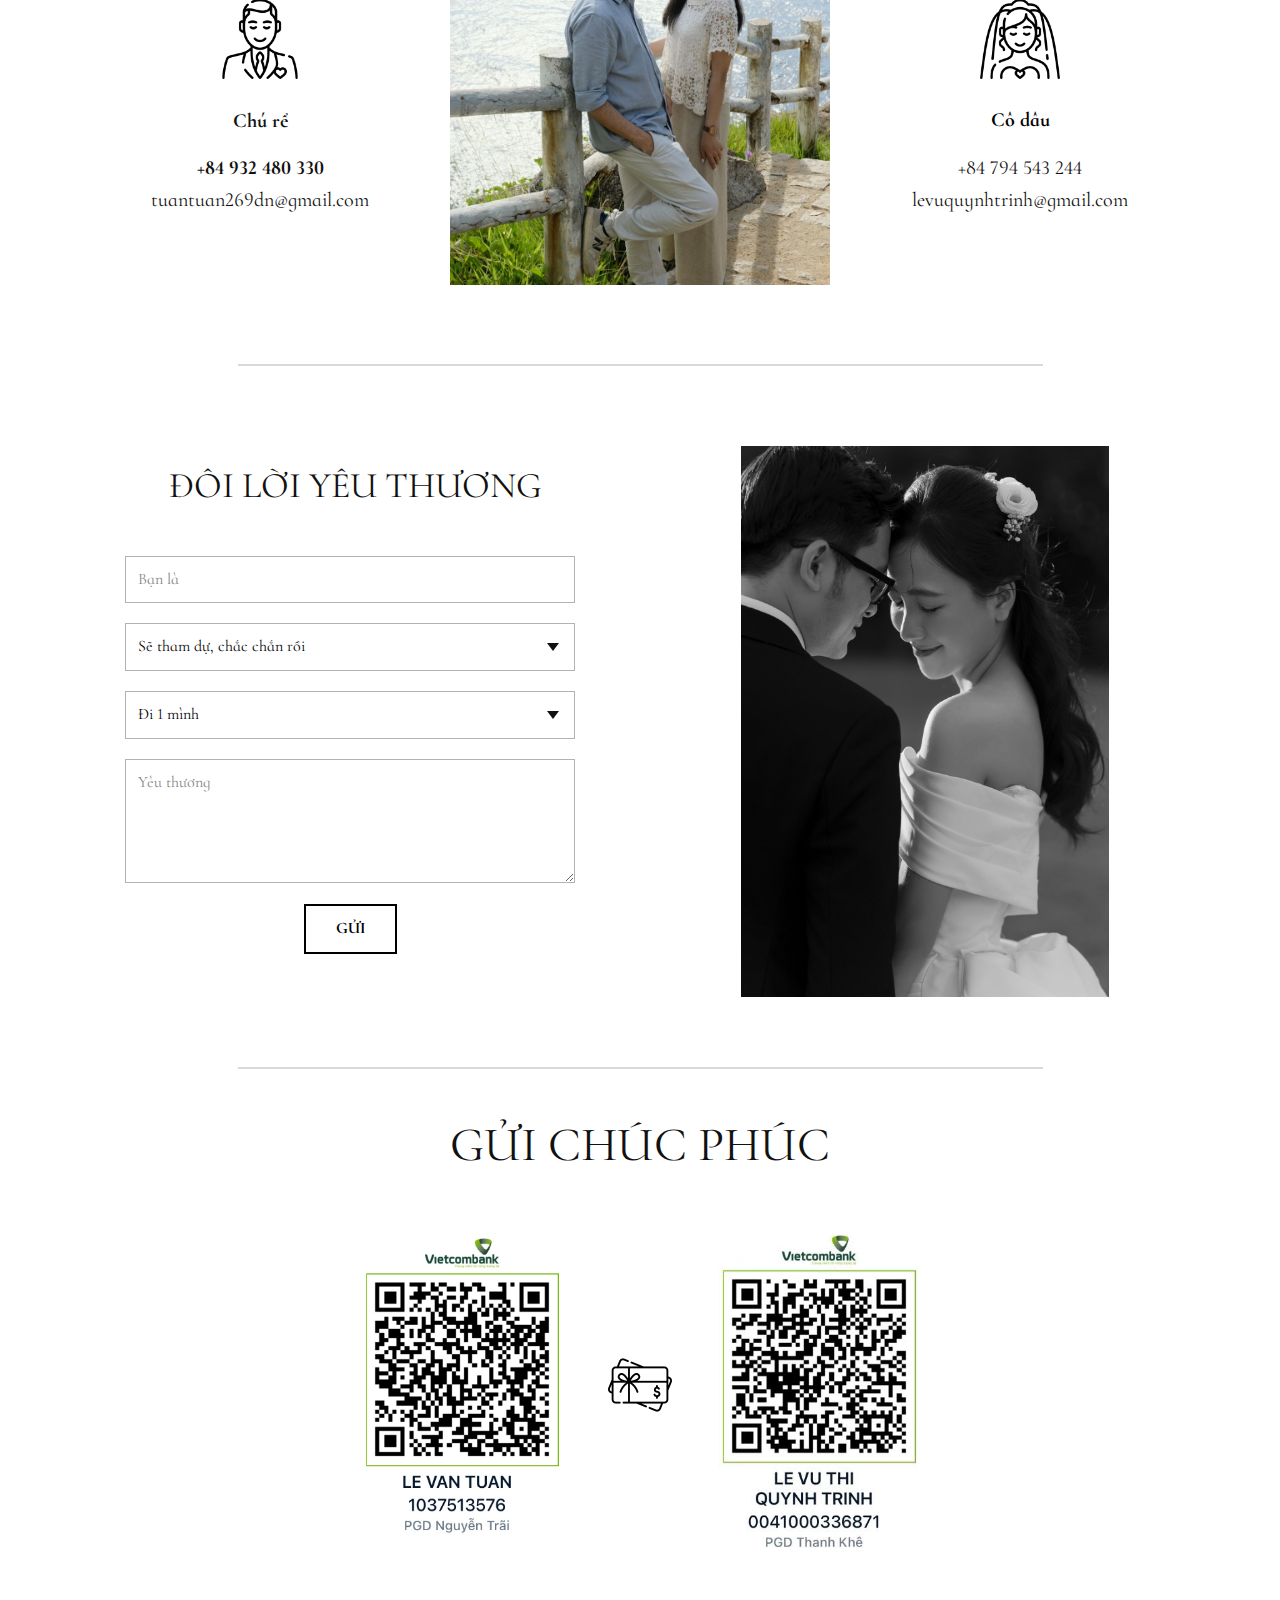
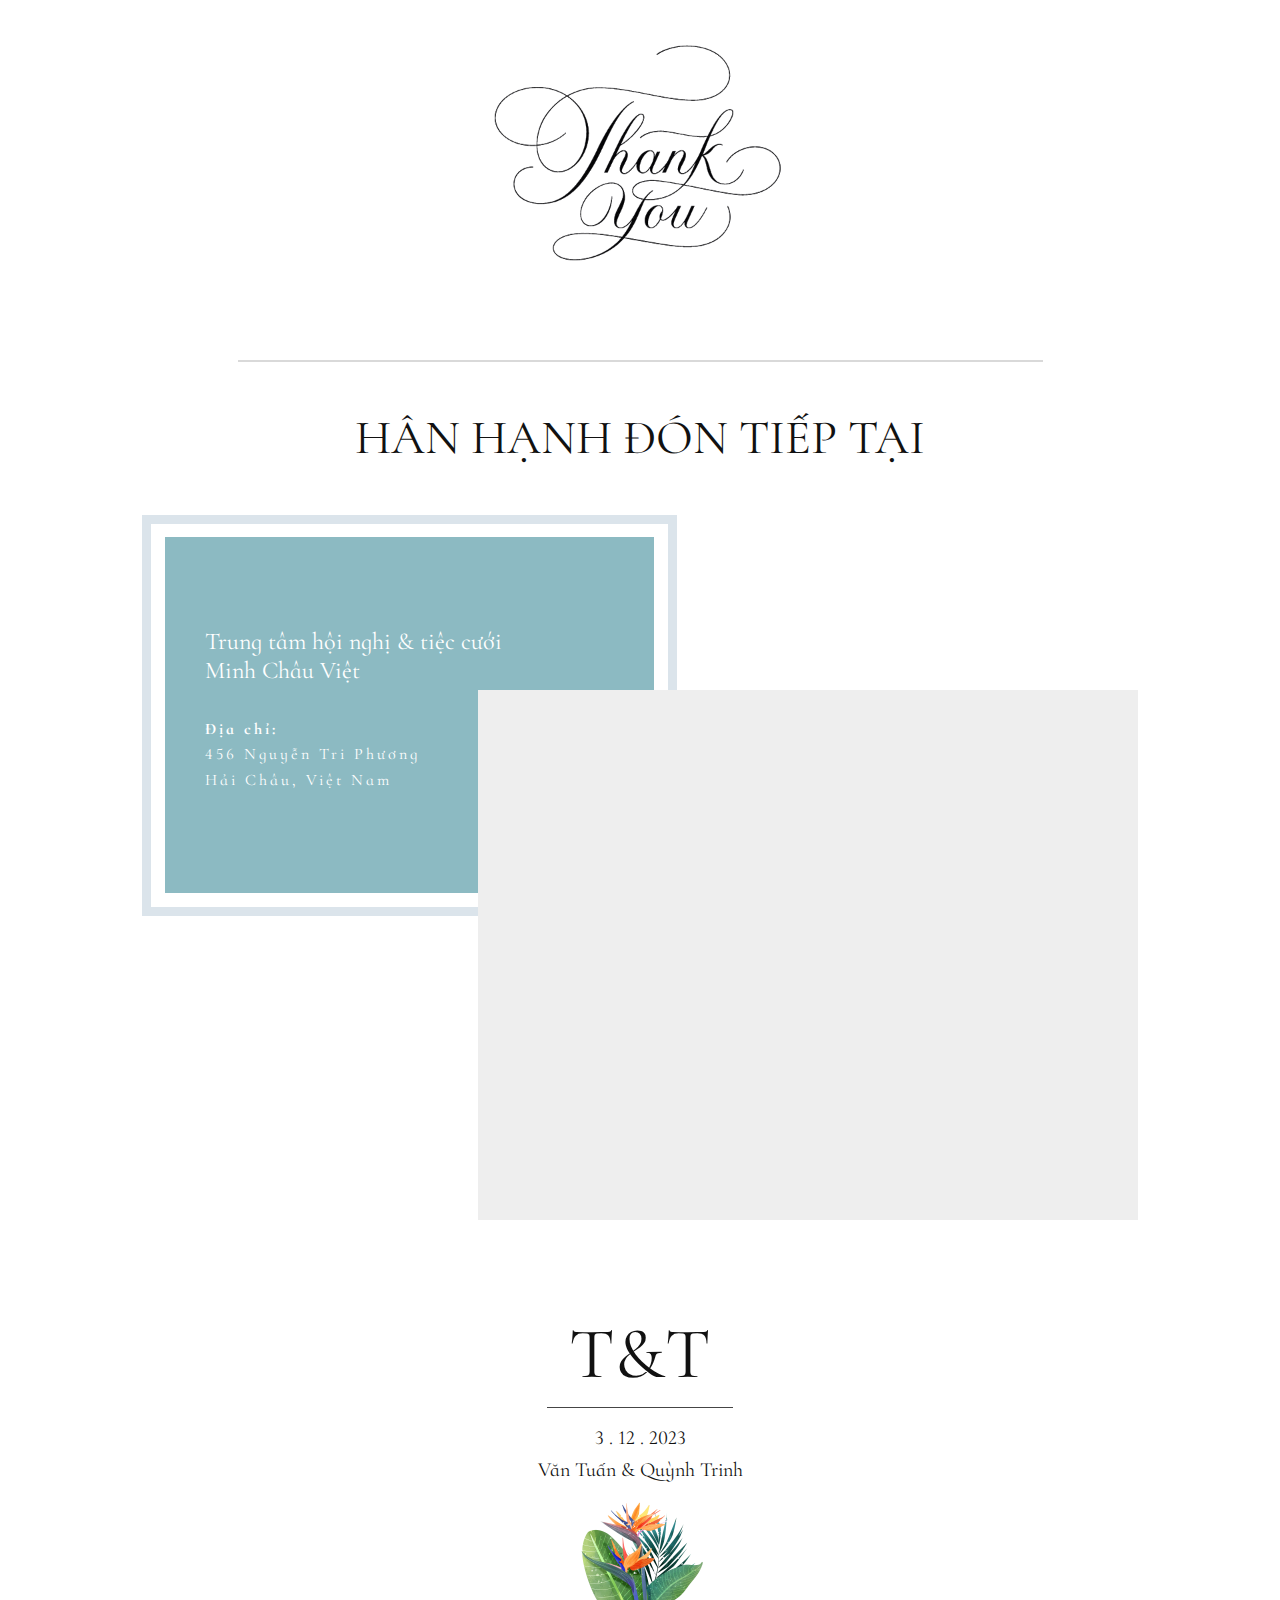
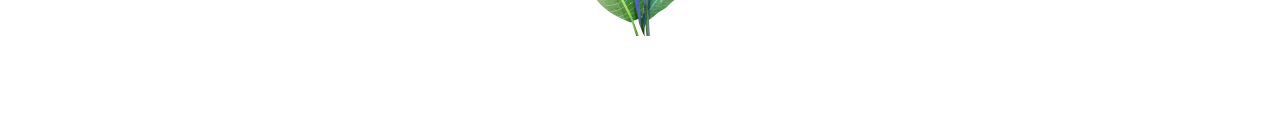
<file: home.html>
<!DOCTYPE html>
<html style="font-size: 16px" lang="en">
  <head>
    <meta name="viewport" content="width=device-width, initial-scale=1.0" />
    <meta charset="utf-8" />
    <meta
      name="keywords"
      content="Trinh &amp;amp; Tuấn​​, Chủ nhật, ngày 3 tháng 12 năm 2023, 2023" />
    <meta name="description" content="" />
    <title>Ngày chung đôi</title>
    <link rel="stylesheet" href="nicepage.css" media="screen" />
    <link rel="stylesheet" href="home.css" media="screen" />
    <link rel="icon" type="image/x-icon" href="images/logo.ico" />
    <script
      class="u-script"
      type="text/javascript"
      src="jquery.js"
      defer=""></script>
    <script
      class="u-script"
      type="text/javascript"
      src="nicepage.js"
      defer=""></script>
    <meta name="generator" content="Nicepage 5.21.3, nicepage.com" />
    <meta name="referrer" content="origin" />
    <link
      id="u-theme-google-font"
      rel="stylesheet"
      href="https://fonts.googleapis.com/css?family=Roboto:100,100i,300,300i,400,400i,500,500i,700,700i,900,900i|Open+Sans:300,300i,400,400i,500,500i,600,600i,700,700i,800,800i" />
    <link
      id="u-page-google-font"
      rel="stylesheet"
      href="https://fonts.googleapis.com/css?family=Open+Sans:300,300i,400,400i,500,500i,600,600i,700,700i,800,800i|Cormorant+Infant:300,300i,400,400i,500,500i,600,600i,700,700i" />

    <script type="application/ld+json">
      {
        "@context": "http://schema.org",
        "@type": "Organization",
        "name": ""
      }
    </script>
    <meta name="theme-color" content="#a68053" />
    <meta property="og:title" content="Ngày chung đôi" />
    <meta property="og:type" content="website" />
    <meta data-intl-tel-input-cdn-path="intlTelInput/" />
  </head>
  <body
    data-path-to-root="./"
    data-include-products="false"
    class="u-body u-white u-xl-mode"
    data-lang="en">
    <header
      class="u-border-no-bottom u-border-no-left u-border-no-right u-border-no-top u-clearfix u-container-align-center u-header u-section-row-container"
      id="sec-ec89"
      data-animation-name=""
      data-animation-duration="0"
      data-animation-delay="0"
      data-animation-direction=""
      style="">
      <div class="u-section-rows">
        <div class="u-section-row" id="sec-3328">
          <div class="u-clearfix u-sheet u-sheet-1">
            <img
              class="u-expanded-width-xs u-image u-image-contain u-image-default u-image-1"
              src="images/thien-dieu.png"
              alt=""
              data-image-width="1863"
              data-image-height="1200" />
            <img
              class="u-expanded-width u-image u-image-default u-image-2"
              src="images/28fefe66-9107-4db2-bf39-48e5f11279ef_rt_auto-rs_3000.png"
              alt=""
              data-image-width="3000"
              data-image-height="992" />
            <h1
              class="u-align-center u-custom-font u-text u-text-default u-title u-text-1">
              Tuấn &amp; TRinh
            </h1>
            <h2
              class="u-align-center u-custom-font u-subtitle u-text u-text-default u-text-2">
              <span style="font-weight: 400">Chủ nhật</span>,
              <span style="font-weight: 400">03</span> tháng
              <span style="font-weight: 400">12</span>
              <span style="font-weight: 400">, </span>
              <span style="font-weight: 400">2023</span>
            </h2>
            <div
              class="u-align-center u-countdown u-countdown-1"
              data-timer-id="eb5a"
              data-type="to-date"
              data-target-date="Sun, 03 Dec 2023 04:30:09 GMT"
              data-for="everyone"
              data-direction="down"
              data-time-left="750m"
              data-target-number="100"
              data-start-time="Sun Nov 05 2023 19:40:19 GMT+0700 (SE Asia Standard Time)"
              data-frequency="1s"
              data-after-count="none"
              data-redirect-url="https://">
              <div class="u-countdown-wrapper u-spacing-20">
                <div
                  class="u-countdown-item u-countdown-years u-hidden u-spacing-10">
                  <div
                    class="u-countdown-counter u-custom-font u-countdown-counter-1">
                    <div class="u-countdown-number">0</div>
                    <div class="u-countdown-number u-hidden">0</div>
                  </div>
                  <div
                    class="u-countdown-label u-custom-font u-countdown-label-1">
                    Years
                  </div>
                </div>
                <div
                  class="u-countdown-separator u-custom-font u-hidden u-countdown-separator-1">
                  :
                </div>
                <div class="u-countdown-days u-countdown-item u-spacing-10">
                  <div
                    class="u-countdown-counter u-custom-font u-countdown-counter-2">
                    <div class="u-countdown-number">9</div>
                    <div class="u-countdown-number u-hidden">7</div>
                    <div class="u-countdown-number u-hidden">0</div>
                  </div>
                  <div
                    class="u-countdown-label u-custom-font u-countdown-label-2">
                    Ngày
                  </div>
                </div>
                <div
                  class="u-countdown-separator u-custom-font u-countdown-separator-2">
                  :
                </div>
                <div class="u-countdown-hours u-countdown-item u-spacing-10">
                  <div
                    class="u-countdown-counter u-custom-font u-countdown-counter-3">
                    <div class="u-countdown-number">1</div>
                    <div class="u-countdown-number">4</div>
                  </div>
                  <div
                    class="u-countdown-label u-custom-font u-countdown-label-3">
                    Giờ
                  </div>
                </div>
                <div
                  class="u-countdown-separator u-custom-font u-countdown-separator-3">
                  :
                </div>
                <div class="u-countdown-item u-countdown-minutes u-spacing-10">
                  <div
                    class="u-countdown-counter u-custom-font u-countdown-counter-4">
                    <div class="u-countdown-number">1</div>
                    <div class="u-countdown-number">9</div>
                  </div>
                  <div
                    class="u-countdown-label u-custom-font u-countdown-label-4">
                    Phút
                  </div>
                </div>
                <div
                  class="u-countdown-separator u-custom-font u-countdown-separator-4">
                  :
                </div>
                <div class="u-countdown-item u-countdown-seconds u-spacing-10">
                  <div
                    class="u-countdown-counter u-custom-font u-countdown-counter-5">
                    <div class="u-countdown-number">0</div>
                    <div class="u-countdown-number">2</div>
                  </div>
                  <div
                    class="u-countdown-label u-custom-font u-countdown-label-5">
                    Giây
                  </div>
                </div>
                <div
                  class="u-countdown-separator u-custom-font u-hidden u-countdown-separator-5">
                  :
                </div>
                <div
                  class="u-countdown-item u-countdown-numbers u-hidden u-spacing-10">
                  <div
                    class="u-countdown-counter u-custom-font u-countdown-counter-6">
                    <div class="u-countdown-number">0</div>
                    <div class="u-countdown-number">0</div>
                  </div>
                  <div
                    class="u-countdown-label u-custom-font u-countdown-label-6">
                    Items
                  </div>
                </div>
              </div>
              <div class="u-countdown-message u-hidden">
                <p>Sorry, the time is up.</p>
              </div>
            </div>
          </div>
        </div>
        <div
          class="u-clearfix u-container-align-center-lg u-container-align-center-md u-container-align-center-xl u-section-row u-sticky u-sticky-f0fb u-white u-section-row-2"
          data-animation-name=""
          data-animation-duration="0"
          data-animation-delay="0"
          data-animation-direction=""
          id="sec-d804">
          <div
            class="u-clearfix u-sheet u-valign-middle-lg u-valign-middle-md u-valign-middle-xl u-sheet-2">
            <nav
              class="u-align-center-lg u-align-center-md u-align-center-sm u-align-center-xl u-align-left-xs u-menu u-menu-one-level u-offcanvas u-menu-1"
              data-responsive-from="SM"
              data-position="mymenu">
              <div
                class="menu-collapse u-custom-font"
                style="
                  font-size: 0.75rem;
                  letter-spacing: 0px;
                  font-family: 'Cormorant Infant';
                  text-transform: uppercase;
                  font-weight: 700;
                ">
                <a
                  class="u-button-style u-custom-active-border-color u-custom-active-color u-custom-border u-custom-border-color u-custom-borders u-custom-hover-border-color u-custom-hover-color u-custom-left-right-menu-spacing u-custom-padding-bottom u-custom-text-active-color u-custom-text-color u-custom-text-hover-color u-custom-top-bottom-menu-spacing u-nav-link u-text-active-palette-1-base u-text-hover-palette-2-base"
                  href="#">
                  <svg class="u-svg-link" viewBox="0 0 24 24">
                    <use
                      xmlns:xlink="http://www.w3.org/1999/xlink"
                      xlink:href="#menu-hamburger"></use>
                  </svg>
                  <svg
                    class="u-svg-content"
                    version="1.1"
                    id="menu-hamburger"
                    viewBox="0 0 16 16"
                    x="0px"
                    y="0px"
                    xmlns:xlink="http://www.w3.org/1999/xlink"
                    xmlns="http://www.w3.org/2000/svg">
                    <g>
                      <rect y="1" width="16" height="2"></rect>
                      <rect y="7" width="16" height="2"></rect>
                      <rect y="13" width="16" height="2"></rect>
                    </g>
                  </svg>
                </a>
              </div>
              <div class="u-custom-menu u-nav-container">
                <ul class="u-custom-font u-nav u-spacing-30 u-unstyled u-nav-1">
                  <li class="u-nav-item">
                    <a
                      class="u-border-2 u-border-active-grey-90 u-border-hover-grey-50 u-border-no-left u-border-no-right u-border-no-top u-button-style u-nav-link u-text-active-black u-text-hover-grey-90"
                      href="./home.html"
                      style="padding: 10px 0px"
                      >Ngày chung đôi</a
                    >
                  </li>
                  <li class="u-nav-item">
                    <a
                      class="u-border-2 u-border-active-grey-90 u-border-hover-grey-50 u-border-no-left u-border-no-right u-border-no-top u-button-style u-nav-link u-text-active-black u-text-hover-grey-90"
                      href="./aboutus.html"
                      style="padding: 10px 0px"
                      >Về chúng mình</a
                    >
                  </li>
                  <li class="u-nav-item">
                    <a
                      class="u-border-2 u-border-active-grey-90 u-border-hover-grey-50 u-border-no-left u-border-no-right u-border-no-top u-button-style u-nav-link u-text-active-black u-text-hover-grey-90"
                      href="./ourstory.html"
                      style="padding: 10px 0px"
                      >Hành trình chung</a
                    >
                  </li>
                  <li class="u-nav-item">
                    <a
                      class="u-border-2 u-border-active-grey-90 u-border-hover-grey-50 u-border-no-left u-border-no-right u-border-no-top u-button-style u-nav-link u-text-active-black u-text-hover-grey-90"
                      href="./photo.html"
                      style="padding: 10px 0px"
                      >Khoảnh khắc</a
                    >
                  </li>
                </ul>
              </div>
              <div class="u-custom-menu u-nav-container-collapse">
                <div
                  class="u-black u-container-style u-inner-container-layout u-opacity u-opacity-95 u-sidenav">
                  <div class="u-inner-container-layout u-sidenav-overflow">
                    <div class="u-menu-close"></div>
                    <ul
                      class="u-align-center u-custom-font u-nav u-popupmenu-items u-unstyled u-nav-2">
                      <li class="u-nav-item">
                        <a class="u-button-style u-nav-link" href="./home.html"
                          >Ngày chung đôi</a
                        >
                      </li>
                      <li class="u-nav-item">
                        <a
                          class="u-button-style u-nav-link"
                          href="./aboutus.html"
                          >Về chúng mình</a
                        >
                      </li>
                      <li class="u-nav-item">
                        <a
                          class="u-button-style u-nav-link"
                          href="./ourstory.html"
                          >Hành trình chung</a
                        >
                      </li>
                      <li class="u-nav-item">
                        <a class="u-button-style u-nav-link" href="./photo.html"
                          >Khoảnh khắc</a
                        >
                      </li>
                    </ul>
                  </div>
                </div>
                <div
                  class="u-black u-menu-overlay u-opacity u-opacity-70"></div>
              </div>
            </nav>
            <p
              class="u-custom-font u-enable-responsive u-hidden-lg u-hidden-md u-hidden-xl u-large-text u-text u-text-default-xs u-text-variant u-text-3">
              <a
                class="u-active-none u-border-none u-btn u-button-link u-button-style u-custom-font u-hover-none u-none u-text-body-color u-btn-1"
                data-href="https://nicepage.com"
                >T&amp;T</a
              >
            </p>
          </div>

          <style class="u-sticky-style" data-style-id="c5aa">
            .u-sticky-fixed.u-sticky-c5aa:before,
            .u-body.u-sticky-fixed .u-sticky-c5aa:before {
              borders: top right bottom left !important;
            }
          </style>
        </div>
      </div>
    </header>
    <section class="u-clearfix u-section-1" id="carousel_b25b">
      <div class="u-clearfix u-sheet u-sheet-1">
        <h2
          class="u-align-center u-custom-font u-text u-text-default-lg u-text-default-xl u-text-1">
          NGÀY CHUNG ĐÔI
        </h2>
        <p class="u-align-center u-custom-font u-text u-text-default u-text-2">
          CHỦ NHẬT, 03 THÁNG 12, 2023
        </p>
        <div class="u-list u-list-1">
          <div class="u-repeater u-repeater-1">
            <div
              class="u-border-2 u-border-grey-15 u-border-no-bottom u-border-no-left u-border-no-right u-container-style u-list-item u-repeater-item">
              <div
                class="u-container-layout u-similar-container u-container-layout-1">
                <h4 class="u-align-right u-custom-font u-text u-text-3">
                  8:00–9:00
                </h4>
                <p class="u-custom-font u-text u-text-4">LỄ VU QUY<br /></p>
                <p class="u-custom-font u-text u-text-5">
                  Tư Gia Nữ<br />88 Huỳnh Ngọc Huệ, Đà Nẵng, Thanh Khê, Việt
                  Nam<br />
                </p>
              </div>
            </div>
            <div
              class="u-border-2 u-border-grey-15 u-border-no-bottom u-border-no-left u-border-no-right u-container-style u-list-item u-repeater-item">
              <div
                class="u-container-layout u-similar-container u-container-layout-2">
                <h4 class="u-align-right u-custom-font u-text u-text-6">
                  10:00–10:45
                </h4>
                <p class="u-custom-font u-text u-text-7">LỄ THÀNH HÔN<br /></p>
                <p class="u-custom-font u-text u-text-8">
                  Tư Gia Nam<br />K77A/5 Lê Độ, Đà Nẵng, Thanh Khê, Việt Nam
                </p>
              </div>
            </div>
            <div
              class="u-border-2 u-border-grey-15 u-border-no-bottom u-border-no-left u-border-no-right u-container-style u-list-item u-repeater-item">
              <div
                class="u-container-layout u-similar-container u-container-layout-3">
                <h4 class="u-align-right u-custom-font u-text u-text-9">
                  11:00–14:00
                </h4>
                <p class="u-custom-font u-text u-text-10">TIỆC CƯỚI<br /></p>
                <p class="u-custom-font u-text u-text-11">
                  Trung tâm Hội nghị &amp; Tiệc cưới Minh Châu Việt - Sảnh A<br />456
                  Nguyễn Tri Phương, Đà Nẵng, Thanh Khê, Việt Nam
                </p>
              </div>
            </div>
          </div>
        </div>
        <div
          class="u-align-justify u-border-2 u-border-grey-15 u-border-no-bottom u-border-no-left u-border-no-right u-container-style u-group u-group-1">
          <div class="u-container-layout u-valign-top u-container-layout-4">
            <p
              class="u-custom-font u-large-text u-text u-text-variant u-text-12">
              Sự có mặt của tất cả mọi người, những nụ cười, lời nói, những lời
              chúc phúc, những cái ôm, những món quà ý nghĩa sẽ làm cho hôn lễ
              của chúng con/em/mình trở nên hoàn hảo hơn rất nhiều.<br />
              <br />﻿Chúng con/em/mình sẽ trân trọng những kỷ niệm đẹp ngày hôm
              nay và lưu giữ nó mãi mãi về sau.
            </p>
          </div>
        </div>
      </div>
    </section>
    <section class="u-clearfix u-section-2" id="sec-8926">
      <div class="u-clearfix u-sheet u-sheet-1">
        <img
          class="u-image u-image-default u-preserve-proportions u-image-1"
          src="images/cover.JPG"
          alt=""
          data-image-width="4215"
          data-image-height="4215" />
      </div>
    </section>
    <section class="u-clearfix u-section-3" id="sec-ecb2">
      <div class="u-clearfix u-sheet u-sheet-1">
        <div
          class="u-border-2 u-border-grey-15 u-line u-line-horizontal u-line-1"></div>
        <h2 class="u-align-center u-custom-font u-text u-text-1">
          Liên lạc với chúng mình
        </h2>
        <div
          class="data-layout-selected u-clearfix u-expanded-width u-layout-wrap u-layout-wrap-1">
          <div class="u-layout">
            <div class="u-layout-row">
              <div
                class="u-container-align-center u-container-style u-image u-layout-cell u-size-20 u-image-1"
                data-image-width="1920"
                data-image-height="1440">
                <div
                  class="u-container-layout u-valign-middle u-container-layout-1"></div>
              </div>
              <div
                class="u-container-align-center-lg u-container-align-center-md u-container-align-center-xl u-container-style u-layout-cell u-size-20 u-layout-cell-2">
                <div
                  class="u-container-layout u-valign-middle u-container-layout-2">
                  <span class="u-file-icon u-icon u-icon-1"
                    ><img src="images/4342051.png" alt=""
                  /></span>
                </div>
              </div>
              <div
                class="u-container-align-center u-container-style u-image u-layout-cell u-size-20 u-image-2"
                data-image-width="1080"
                data-image-height="810">
                <div class="u-container-layout u-container-layout-3"></div>
              </div>
            </div>
          </div>
        </div>
        <div
          class="data-layout-selected u-clearfix u-expanded-width u-layout-wrap u-layout-wrap-2">
          <div class="u-layout">
            <div class="u-layout-row">
              <div
                class="u-container-style u-layout-cell u-size-20 u-layout-cell-4">
                <div
                  class="u-container-layout u-valign-middle-sm u-valign-middle-xs u-container-layout-4">
                  <span class="u-align-center u-file-icon u-icon u-icon-2"
                    ><img src="images/3074065.png" alt=""
                  /></span>
                  <h5 class="u-align-center u-custom-font u-text u-text-2">
                    Chú rể
                  </h5>
                  <p class="u-align-center u-custom-font u-text u-text-3">
                    <span style="font-weight: 700">+84 932 480 330</span>
                    <br />tuantuan269dn@gmail.com
                  </p>
                </div>
              </div>
              <div
                class="u-container-align-center u-container-style u-image u-layout-cell u-size-20 u-image-3"
                data-image-width="1952"
                data-image-height="1952">
                <div class="u-container-layout u-container-layout-5"></div>
              </div>
              <div
                class="u-container-style u-layout-cell u-size-20 u-layout-cell-6">
                <div class="u-container-layout u-container-layout-6">
                  <span class="u-file-icon u-icon u-icon-3"
                    ><img src="images/3074060.png" alt=""
                  /></span>
                  <h5
                    class="u-align-center u-custom-font u-text u-text-black u-text-4">
                    Cô dâu
                  </h5>
                  <p class="u-align-center u-custom-font u-text u-text-5">
                    +84 794 543 244<br />levuquynhtrinh@gmail.com
                  </p>
                </div>
              </div>
            </div>
          </div>
        </div>
      </div>
    </section>
    <section class="u-clearfix u-section-4" id="sec-0843">
      <div
        class="u-clearfix u-sheet u-valign-middle-sm u-valign-middle-xs u-sheet-1">
        <div
          class="u-border-2 u-border-grey-15 u-line u-line-horizontal u-line-1"></div>
        <div
          class="data-layout-selected u-clearfix u-expanded-width u-layout-wrap u-layout-wrap-1">
          <div class="u-layout">
            <div class="u-layout-row">
              <div
                class="u-align-center u-container-style u-layout-cell u-size-30 u-layout-cell-1">
                <div
                  class="u-container-layout u-valign-top-lg u-valign-top-md u-valign-top-sm u-valign-top-xs u-container-layout-1">
                  <h2 class="u-custom-font u-text u-text-1">
                    Đôi Lời Yêu Thương
                  </h2>
                  <div class="custom-expanded u-form u-form-1">
                    <form
                      action="https://forms.nicepagesrv.com/v2/form/process"
                      class="u-clearfix u-form-spacing-20 u-form-vertical u-inner-form"
                      style="padding: 0px"
                      source="email"
                      name="form">
                      <div class="u-form-group u-form-name u-label-none">
                        <label
                          for="name-780d"
                          class="u-form-control-hidden u-label"
                          >Name</label
                        >
                        <input
                          type="text"
                          placeholder="Bạn là"
                          id="name-780d"
                          name="name"
                          class="u-custom-font u-input u-input-rectangle u-input-1"
                          required="" />
                      </div>
                      <div
                        class="u-form-group u-form-select u-label-none u-form-group-2">
                        <label for="select-cf5c" class="u-label"
                          >Dropdown</label
                        >
                        <div class="u-form-select-wrapper">
                          <select
                            id="select-cf5c"
                            name="so-luong-khach"
                            class="u-custom-font u-input u-input-rectangle u-input-2">
                            <option
                              value="Sẽ tham dự, chắc chắn rồi"
                              data-calc="Sẽ tham dự, chắc chắn rồi"
                              selected="selected">
                              Sẽ tham dự, chắc chắn rồi
                            </option>
                            <option
                              value="Hmm không chắc nữa"
                              data-calc="Hmm không chắc nữa">
                              Hmm không chắc nữa
                            </option>
                            <option
                              value="Tiếc quá mình bận rồi"
                              data-calc="Tiếc quá mình bận rồi">
                              Tiếc quá mình bận rồi
                            </option>
                          </select>
                          <svg
                            class="u-caret u-caret-svg"
                            version="1.1"
                            id="Layer_1"
                            xmlns="http://www.w3.org/2000/svg"
                            xmlns:xlink="http://www.w3.org/1999/xlink"
                            x="0px"
                            y="0px"
                            width="16px"
                            height="16px"
                            viewBox="0 0 16 16"
                            style="fill: currentColor"
                            xml:space="preserve">
                            <polygon
                              class="st0"
                              points="8,12 2,4 14,4 "></polygon>
                          </svg>
                        </div>
                      </div>
                      <div
                        class="u-form-group u-form-select u-label-none u-form-group-3">
                        <label for="select-66df" class="u-label"
                          >Dropdown</label
                        >
                        <div class="u-form-select-wrapper">
                          <select
                            id="select-66df"
                            name="so-luong-tham-du"
                            class="u-custom-font u-input u-input-rectangle u-input-3">
                            <option value="1" data-calc="1" selected="selected">
                              Đi 1 mình
                            </option>
                            <option value="2" data-calc="2">Đi 2 mình</option>
                            <option value="3" data-calc="3">Đi 3 mình</option>
                            <option data-calc="4" value="4">Đi 4 mình</option>
                            <option data-calc="5" value="0">Không đi nè</option>
                          </select>
                          <svg
                            class="u-caret u-caret-svg"
                            version="1.1"
                            id="Layer_1"
                            xmlns="http://www.w3.org/2000/svg"
                            xmlns:xlink="http://www.w3.org/1999/xlink"
                            x="0px"
                            y="0px"
                            width="16px"
                            height="16px"
                            viewBox="0 0 16 16"
                            style="fill: currentColor"
                            xml:space="preserve">
                            <polygon
                              class="st0"
                              points="8,12 2,4 14,4 "></polygon>
                          </svg>
                        </div>
                      </div>
                      <div
                        class="u-form-group u-form-textarea u-label-none u-form-group-4">
                        <label for="textarea-49a9" class="u-label"
                          >Textarea</label
                        >
                        <textarea
                          rows="4"
                          cols="50"
                          id="textarea-49a9"
                          name="love-message"
                          class="u-custom-font u-input u-input-rectangle u-input-4"
                          placeholder="Yêu thương"></textarea>
                      </div>
                      <div
                        class="u-align-center u-form-group u-form-submit u-label-none">
                        <a
                          href="#"
                          class="u-border-2 u-border-black u-btn u-btn-submit u-button-style u-custom-font u-hover-custom-color-6 u-none u-text-black u-text-hover-white u-btn-1"
                          >Gửi</a
                        >
                        <input
                          type="submit"
                          value="submit"
                          class="u-form-control-hidden" />
                      </div>
                      <div class="u-form-send-message u-form-send-success">
                        Mãi yêu
                      </div>
                      <div class="u-form-send-error u-form-send-message">
                        Hic, lỗi gì đó rồi
                      </div>
                      <input type="hidden" value="" name="recaptchaResponse" />
                      <input
                        type="hidden"
                        name="formServices"
                        value="c089f641-3479-e2c8-58e3-928c1f11ccc1" />
                    </form>
                  </div>
                </div>
              </div>
              <div
                class="u-container-style u-layout-cell u-size-30 u-layout-cell-2">
                <div
                  class="u-container-layout u-valign-top-lg u-valign-top-md u-valign-top-xl u-container-layout-2">
                  <img
                    class="custom-expanded u-image u-image-default u-image-1"
                    src="images/IW8A5167.JPG"
                    alt=""
                    data-image-width="1080"
                    data-image-height="1620" />
                </div>
              </div>
            </div>
          </div>
        </div>
      </div>
    </section>
    <section class="u-clearfix u-section-5" id="sec-4bec">
      <div
        class="u-clearfix u-sheet u-valign-bottom-lg u-valign-bottom-md u-valign-bottom-xl u-sheet-1">
        <div
          class="u-border-2 u-border-grey-15 u-line u-line-horizontal u-line-1"></div>
        <h2 class="u-align-center u-custom-font u-text u-text-1">
          Gửi chúc phúc
        </h2>
        <div
          class="data-layout-selected u-clearfix u-expanded-width-xs u-layout-wrap u-layout-wrap-1">
          <div class="u-layout">
            <div class="u-layout-row">
              <div
                class="u-container-style u-layout-cell u-size-30 u-layout-cell-1">
                <div
                  class="u-container-layout u-valign-middle-sm u-valign-middle-xs u-valign-top-lg u-valign-top-md u-valign-top-xl u-container-layout-1">
                  <img
                    class="u-image u-image-contain u-image-default u-image-1"
                    src="images/IMG_4918.JPG"
                    alt=""
                    data-image-width="660"
                    data-image-height="945" />
                </div>
              </div>
              <div
                class="u-container-style u-layout-cell u-size-30 u-layout-cell-2">
                <div
                  class="u-container-layout u-valign-middle-sm u-valign-middle-xs u-valign-top-lg u-valign-top-md u-valign-top-xl u-container-layout-2">
                  <img
                    class="u-image u-image-contain u-image-default u-image-2"
                    src="images/IMG_8113.jpg"
                    alt=""
                    data-image-width="330"
                    data-image-height="502" />
                </div>
              </div>
            </div>
          </div>
        </div>
        <span class="u-file-icon u-icon u-icon-1"
          ><img src="images/2611152.png" alt=""
        /></span>
        <img
          class="u-image u-image-contain u-image-default u-image-3"
          src="images/eb48dd712004c39ca331584078fb008b.png"
          alt=""
          data-image-width="600"
          data-image-height="477" />
      </div>
    </section>
    <section class="u-clearfix u-section-6" id="carousel_e3ab">
      <div class="u-clearfix u-sheet u-sheet-1">
        <div
          class="u-border-2 u-border-grey-15 u-line u-line-horizontal u-line-1"></div>
        <h2 class="u-align-center u-custom-font u-text u-text-1">
          hân hạnh đón tiếp tại
        </h2>
        <div
          class="u-border-9 u-border-custom-color-2 u-container-style u-expanded-width-xs u-group u-shape-rectangle u-group-1">
          <div
            class="u-container-layout u-valign-middle-xl u-valign-middle-xs u-container-layout-1">
            <div class="u-container-style u-custom-color-6 u-group u-group-2">
              <div class="u-container-layout u-container-layout-2">
                <h4 class="u-custom-font u-text u-text-2">
                  Trung tâm hội nghị &amp; tiệc cưới<br />Minh Châu Việt
                </h4>
                <p class="u-custom-font u-text u-text-3">
                  <b>Địa chỉ:</b> <br />456 Nguyễn Tri Phương<br />Hải Châu,
                  Việt Nam
                </p>
              </div>
            </div>
          </div>
        </div>
        <div
          class="u-expanded-width-sm u-expanded-width-xs u-grey-light-2 u-map u-map-1">
          <div class="embed-responsive">
            <iframe
              class="embed-responsive-item"
              src="https://maps.google.com/maps?output=embed&amp;q=456%20Nguy%E1%BB%85n%20Tri%20Ph%C6%B0%C6%A1ng%2C%20H%C3%B2a%20Thu%E1%BA%ADn%20%C4%90%C3%B4ng%2C%20H%E1%BA%A3i%20Ch%C3%A2u%2C%20%C4%90%C3%A0%20N%E1%BA%B5ng%20550000%2C%20Vietnam&amp;z=15&amp;t=m&amp;hl=en"
              data-map="[base64]"></iframe>
          </div>
        </div>
      </div>
    </section>

    <footer class="u-clearfix u-footer" id="sec-cbb9">
      <div class="u-clearfix u-sheet u-valign-middle-xs u-sheet-1">
        <div
          class="u-align-center u-container-style u-expanded-width-xs u-group u-group-1">
          <div class="u-container-layout u-container-layout-1">
            <h1 class="u-custom-font u-text u-title u-text-1">T&amp;T</h1>
            <div
              class="u-border-1 u-border-grey-dark-1 u-line u-line-horizontal u-line-1"></div>
            <p
              class="u-align-center u-custom-font u-large-text u-text u-text-variant u-text-2">
              3 . 12 . 2023
            </p>
            <p class="u-custom-font u-small-text u-text u-text-3">
              Văn Tuấn &amp; Quỳnh Trinh
            </p>
            <img
              class="u-image u-image-contain u-image-default u-preserve-proportions u-image-1"
              src="images/musaceaeplantwatercolorsummerflower.png"
              alt=""
              data-image-width="1200"
              data-image-height="1200" />
          </div>
        </div>
      </div>
    </footer>
  </body>
</html>
</file>
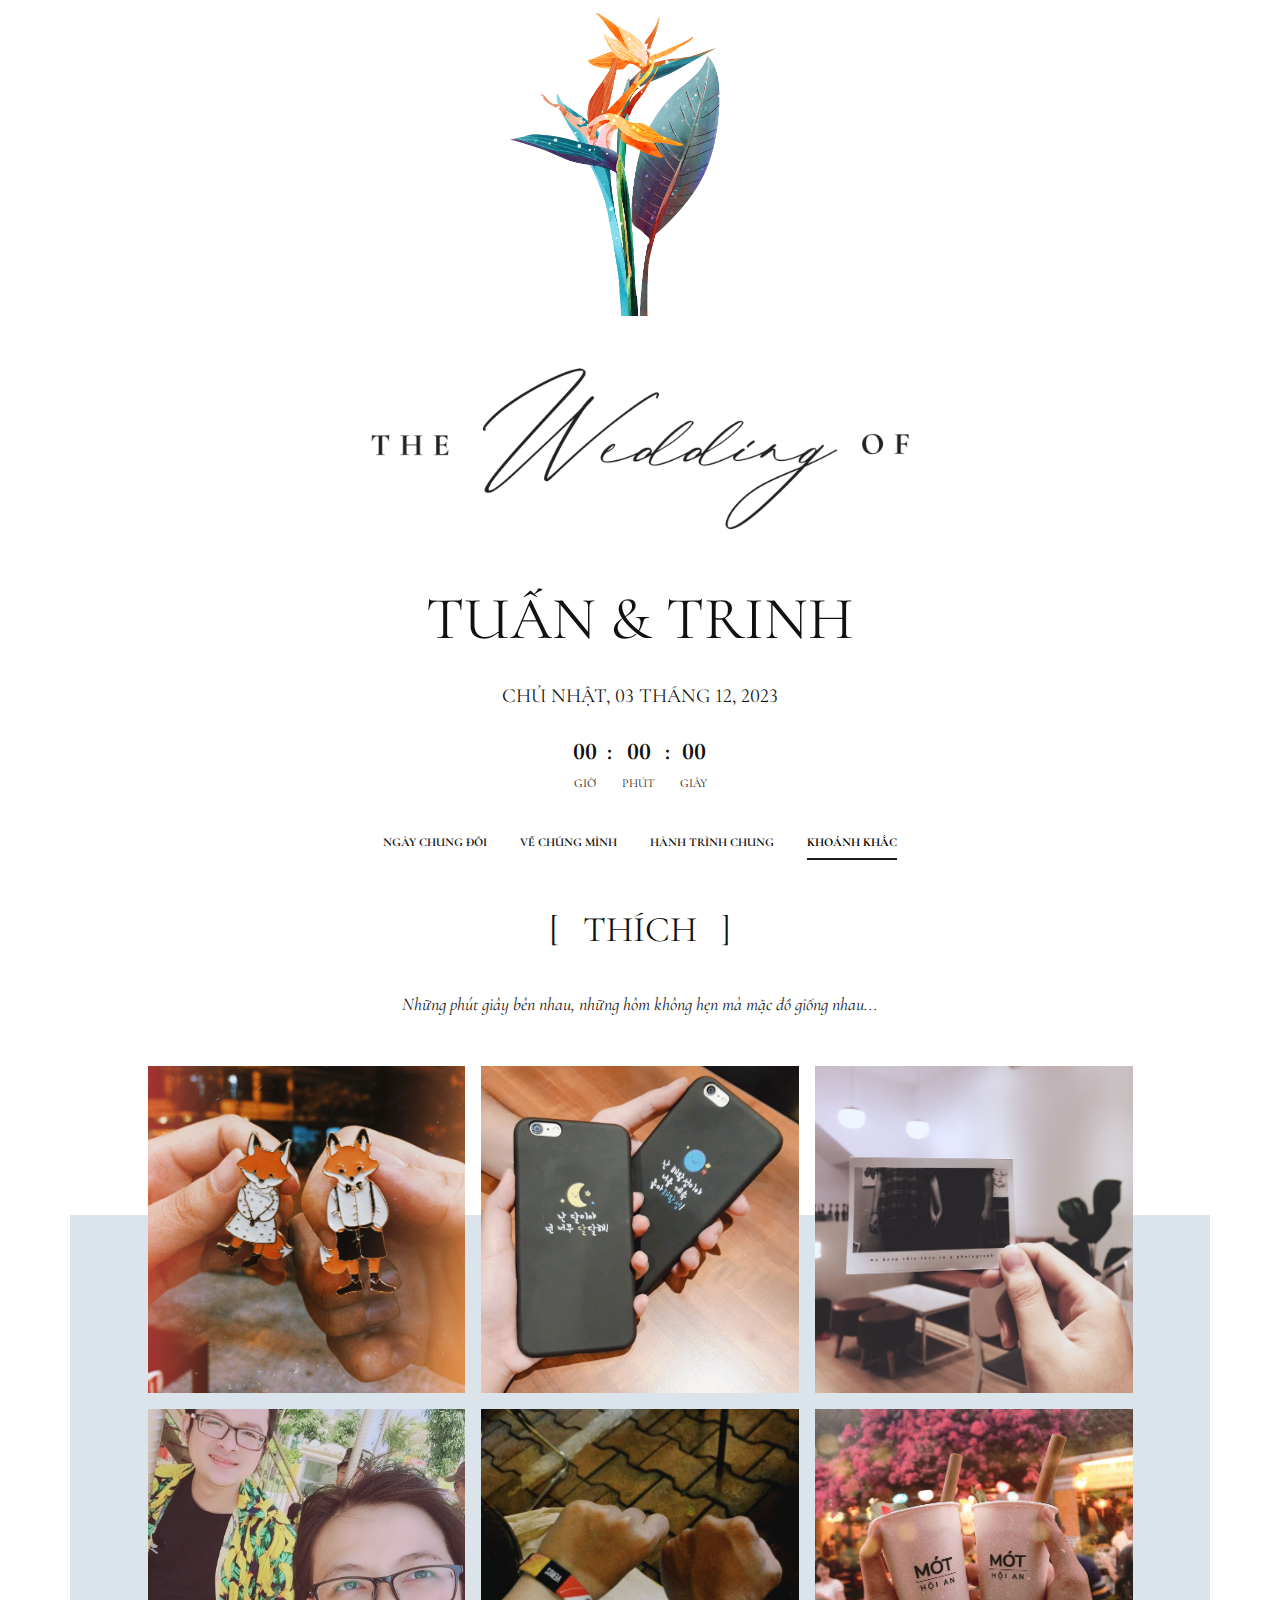
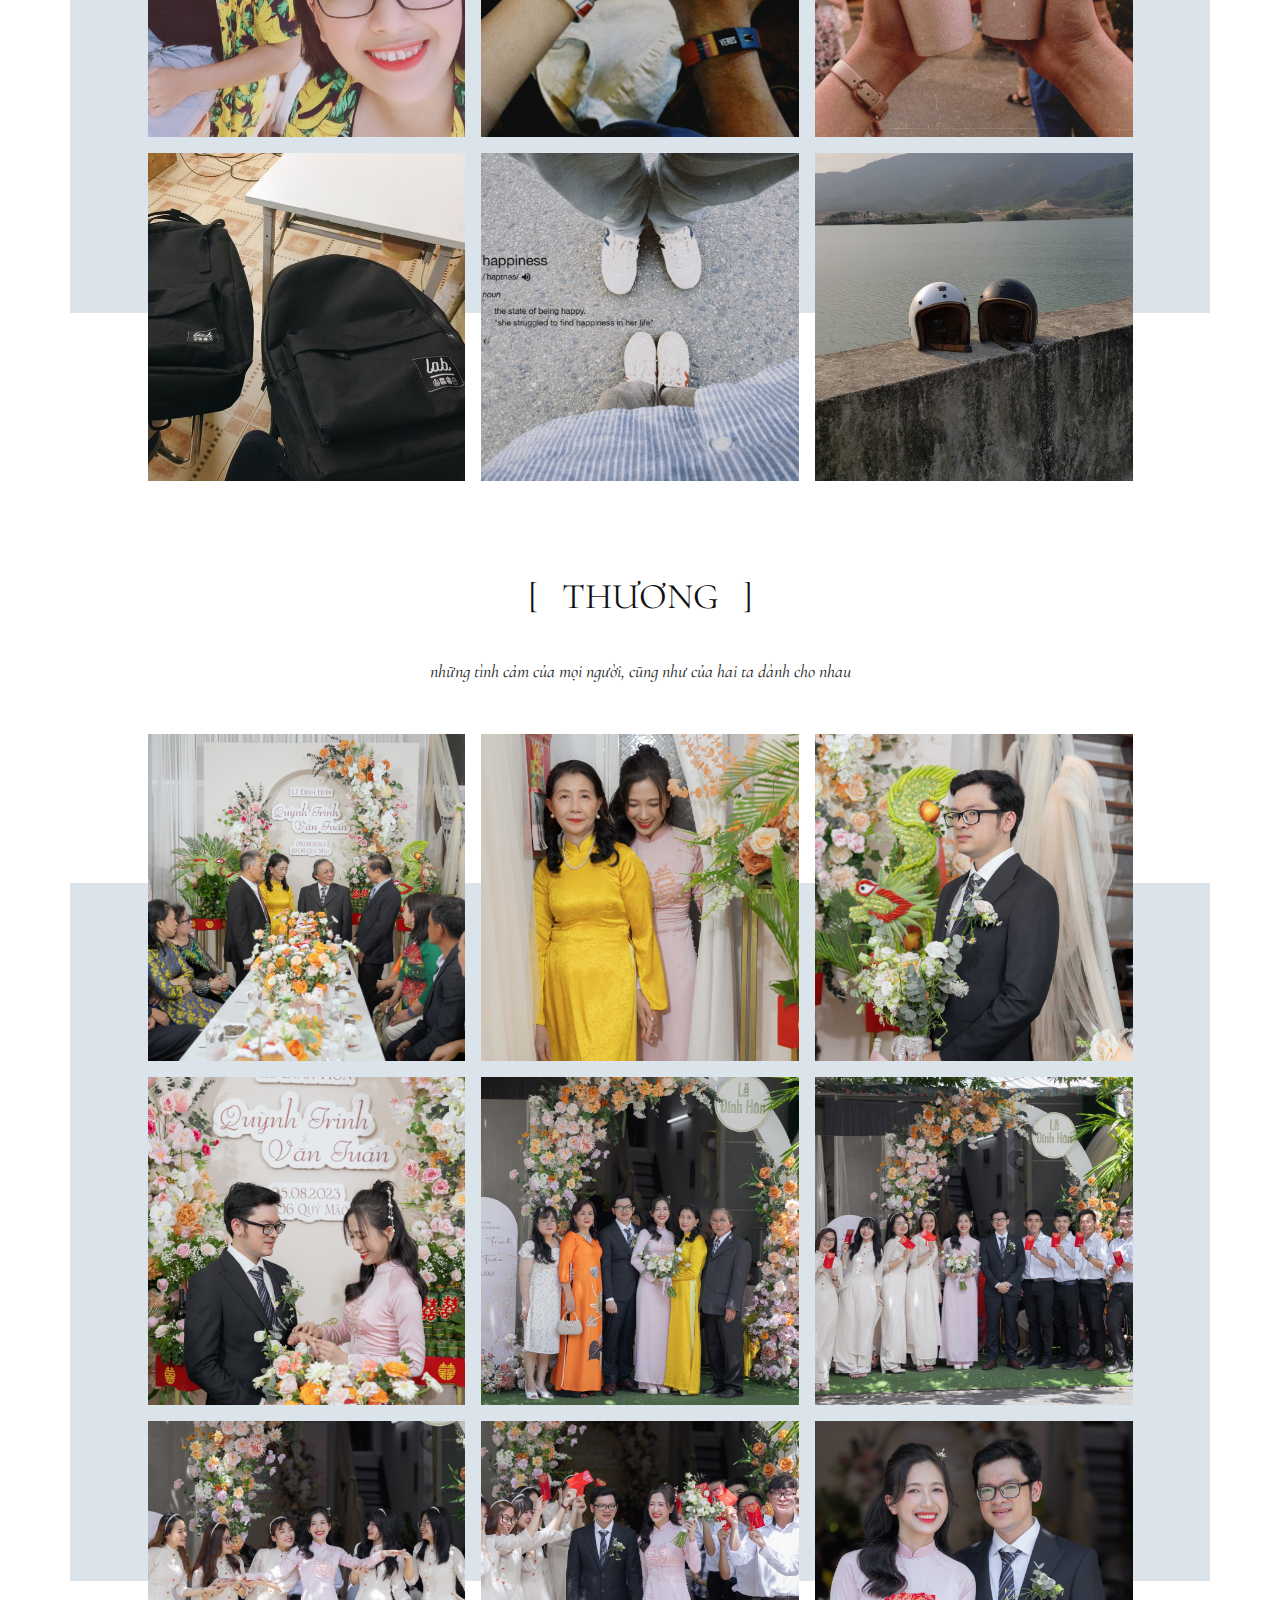
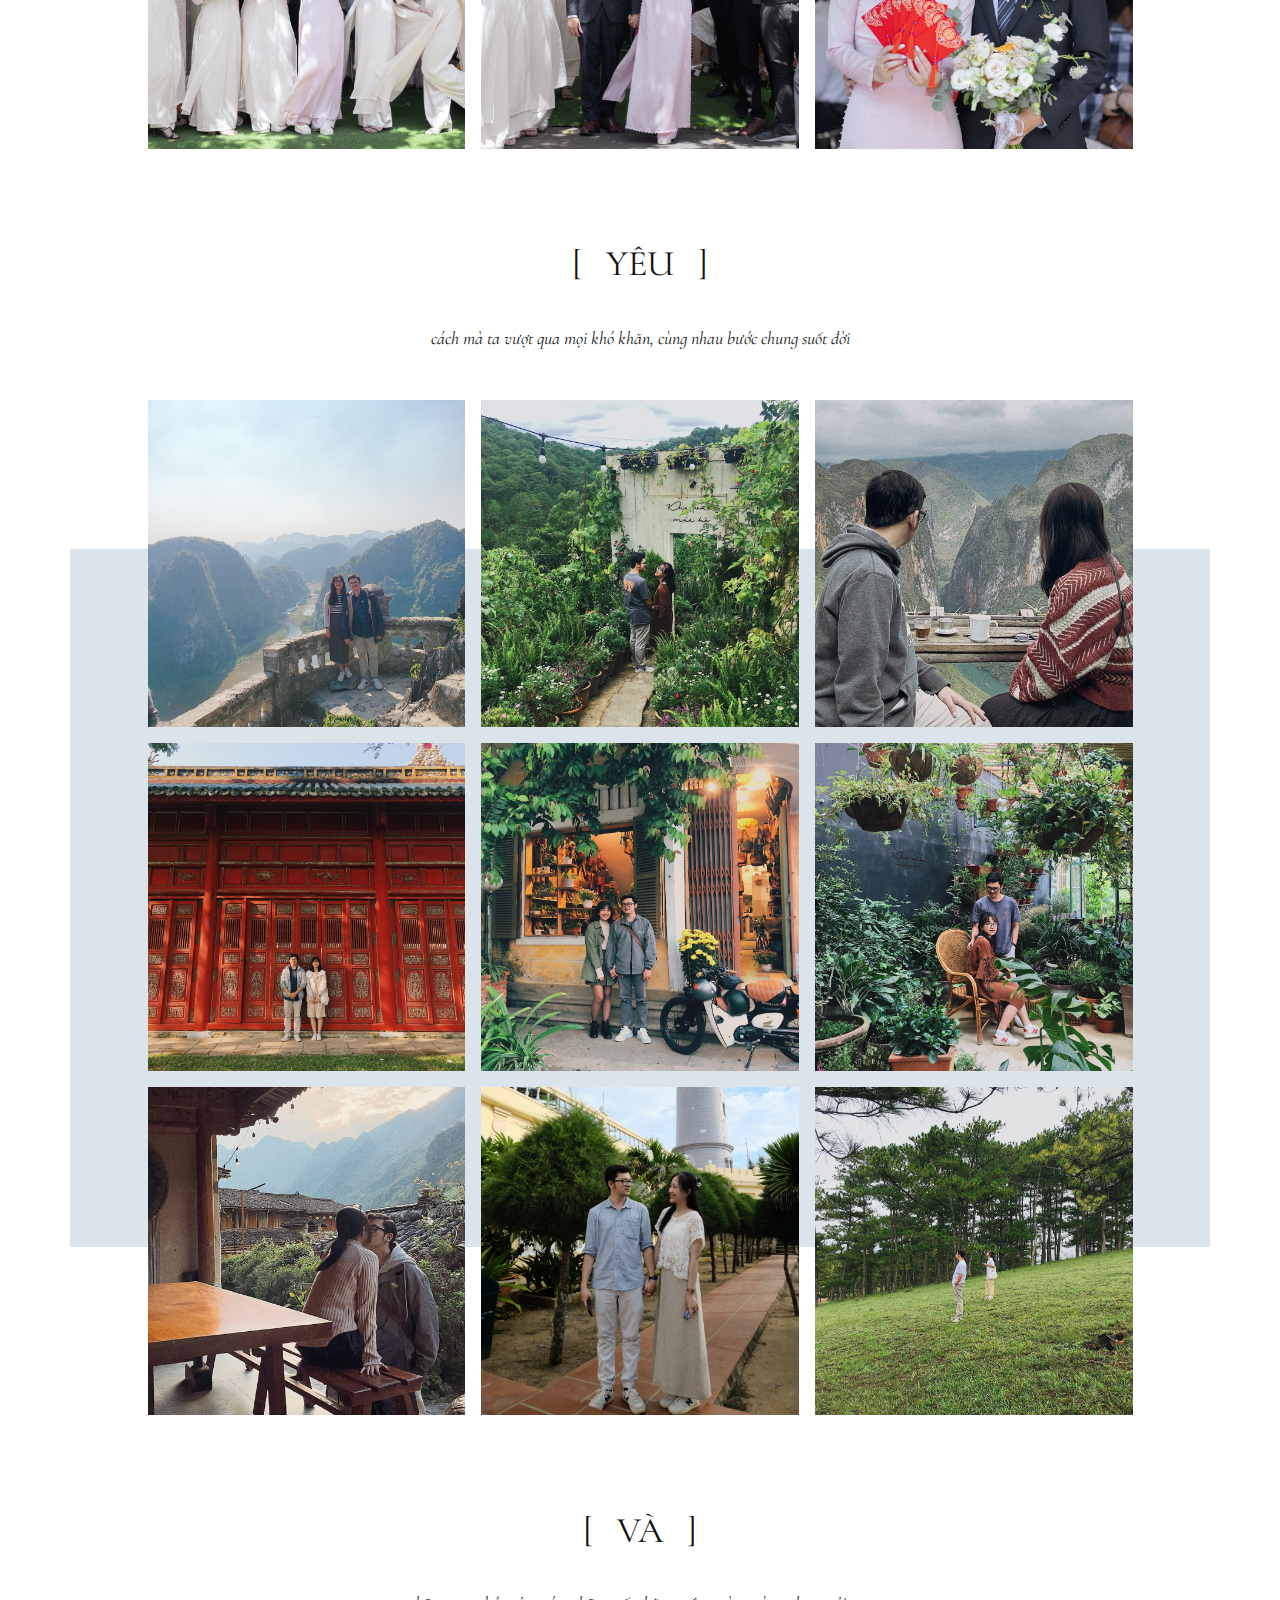
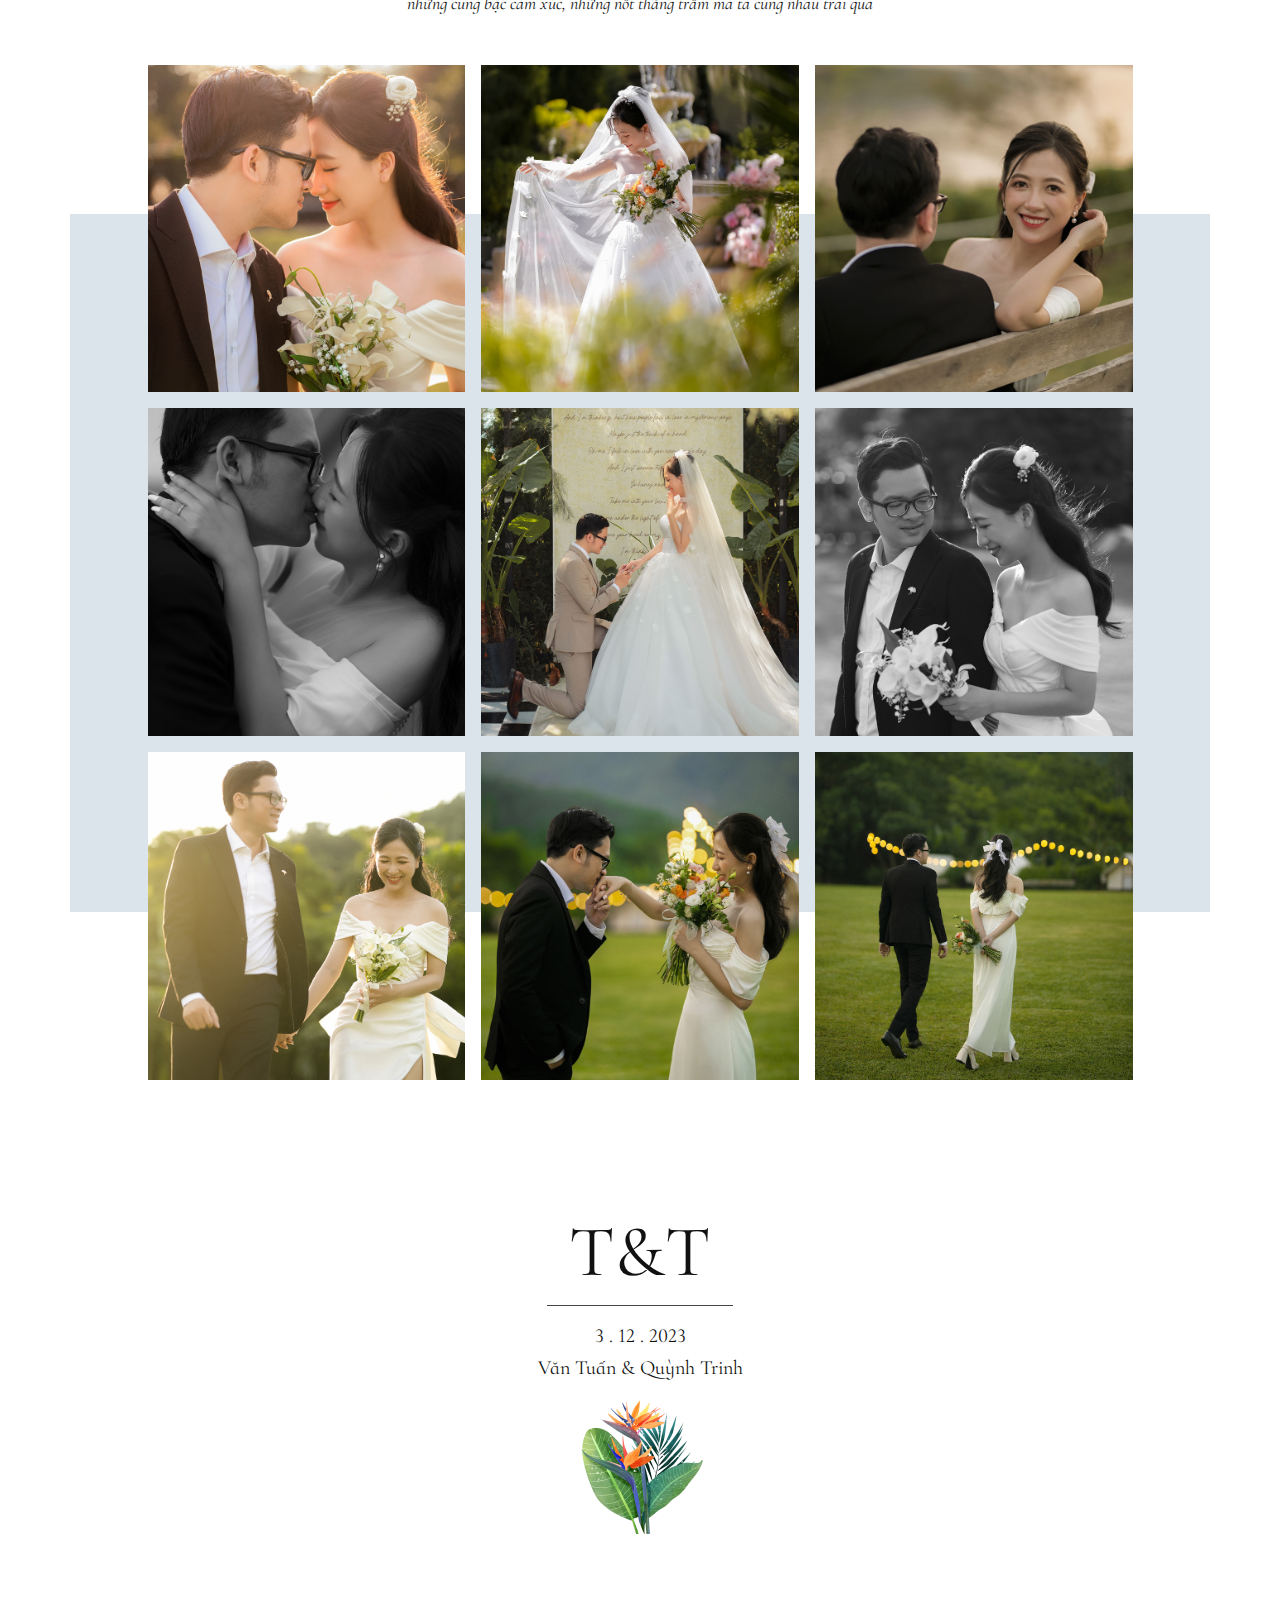
<file: photo.html>
<!DOCTYPE html>
<html style="font-size: 16px" lang="en">
  <head>
    <meta name="viewport" content="width=device-width, initial-scale=1.0" />
    <meta charset="utf-8" />
    <meta
      name="keywords"
      content="Tuấn &amp;amp; Trinh, Chủ nhật, 03 tháng 12, 2023, ​T&amp;amp;T" />
    <meta name="description" content="" />
    <title>Khoảng khắc bên nhau</title>
    <link rel="stylesheet" href="nicepage.css" media="screen" />
    <link rel="stylesheet" href="photo.css" media="screen" />
    <script
      class="u-script"
      type="text/javascript"
      src="jquery.js"
      defer=""></script>
    <script
      class="u-script"
      type="text/javascript"
      src="nicepage.js"
      defer=""></script>
    <meta name="generator" content="Nicepage 5.21.3, nicepage.com" />
    <link
      id="u-theme-google-font"
      rel="stylesheet"
      href="https://fonts.googleapis.com/css?family=Roboto:100,100i,300,300i,400,400i,500,500i,700,700i,900,900i|Open+Sans:300,300i,400,400i,500,500i,600,600i,700,700i,800,800i" />
    <link
      id="u-page-google-font"
      rel="stylesheet"
      href="https://fonts.googleapis.com/css?family=Open+Sans:300,300i,400,400i,500,500i,600,600i,700,700i,800,800i|Cormorant+Infant:300,300i,400,400i,500,500i,600,600i,700,700i" />

    <script type="application/ld+json">
      {
        "@context": "http://schema.org",
        "@type": "Organization",
        "name": ""
      }
    </script>
    <meta name="theme-color" content="#a68053" />
    <meta property="og:title" content="Khoảng khắc bên nhau" />
    <meta property="og:type" content="website" />
    <meta data-intl-tel-input-cdn-path="intlTelInput/" />
  </head>
  <body
    data-path-to-root="./"
    data-include-products="false"
    class="u-body u-white u-xl-mode"
    data-lang="en">
    <header
      class="u-border-no-bottom u-border-no-left u-border-no-right u-border-no-top u-clearfix u-container-align-center u-header u-section-row-container"
      id="sec-ec89"
      data-animation-name=""
      data-animation-duration="0"
      data-animation-delay="0"
      data-animation-direction=""
      style="">
      <div class="u-section-rows">
        <div class="u-section-row" id="sec-3328">
          <div class="u-clearfix u-sheet u-sheet-1">
            <img
              class="u-expanded-width-xs u-image u-image-contain u-image-default u-image-1"
              src="images/thien-dieu.png"
              alt=""
              data-image-width="1863"
              data-image-height="1200" />
            <img
              class="u-expanded-width u-image u-image-default u-image-2"
              src="images/28fefe66-9107-4db2-bf39-48e5f11279ef_rt_auto-rs_3000.png"
              alt=""
              data-image-width="3000"
              data-image-height="992" />
            <h1
              class="u-align-center u-custom-font u-text u-text-default u-title u-text-1">
              Tuấn &amp; TRinh
            </h1>
            <h2
              class="u-align-center u-custom-font u-subtitle u-text u-text-default u-text-2">
              <span style="font-weight: 400">Chủ nhật</span>,
              <span style="font-weight: 400">03</span> tháng
              <span style="font-weight: 400">12</span>
              <span style="font-weight: 400">, </span>
              <span style="font-weight: 400">2023</span>
            </h2>
            <div
              class="u-align-center u-countdown u-countdown-1"
              data-timer-id="eb5a"
              data-type="to-date"
              data-target-date="Sun, 03 Dec 2023 04:30:09 GMT"
              data-for="everyone"
              data-direction="down"
              data-time-left="750m"
              data-target-number="100"
              data-start-time="Sun Nov 05 2023 19:40:19 GMT+0700 (SE Asia Standard Time)"
              data-frequency="1s"
              data-after-count="none"
              data-redirect-url="https://">
              <div class="u-countdown-wrapper u-spacing-20">
                <div
                  class="u-countdown-item u-countdown-years u-hidden u-spacing-10">
                  <div
                    class="u-countdown-counter u-custom-font u-countdown-counter-1">
                    <div class="u-countdown-number">0</div>
                    <div class="u-countdown-number u-hidden">0</div>
                  </div>
                  <div
                    class="u-countdown-label u-custom-font u-countdown-label-1">
                    Years
                  </div>
                </div>
                <div
                  class="u-countdown-separator u-custom-font u-hidden u-countdown-separator-1">
                  :
                </div>
                <div class="u-countdown-days u-countdown-item u-spacing-10">
                  <div
                    class="u-countdown-counter u-custom-font u-countdown-counter-2">
                    <div class="u-countdown-number">9</div>
                    <div class="u-countdown-number u-hidden">7</div>
                    <div class="u-countdown-number u-hidden">0</div>
                  </div>
                  <div
                    class="u-countdown-label u-custom-font u-countdown-label-2">
                    Ngày
                  </div>
                </div>
                <div
                  class="u-countdown-separator u-custom-font u-countdown-separator-2">
                  :
                </div>
                <div class="u-countdown-hours u-countdown-item u-spacing-10">
                  <div
                    class="u-countdown-counter u-custom-font u-countdown-counter-3">
                    <div class="u-countdown-number">1</div>
                    <div class="u-countdown-number">4</div>
                  </div>
                  <div
                    class="u-countdown-label u-custom-font u-countdown-label-3">
                    Giờ
                  </div>
                </div>
                <div
                  class="u-countdown-separator u-custom-font u-countdown-separator-3">
                  :
                </div>
                <div class="u-countdown-item u-countdown-minutes u-spacing-10">
                  <div
                    class="u-countdown-counter u-custom-font u-countdown-counter-4">
                    <div class="u-countdown-number">1</div>
                    <div class="u-countdown-number">9</div>
                  </div>
                  <div
                    class="u-countdown-label u-custom-font u-countdown-label-4">
                    Phút
                  </div>
                </div>
                <div
                  class="u-countdown-separator u-custom-font u-countdown-separator-4">
                  :
                </div>
                <div class="u-countdown-item u-countdown-seconds u-spacing-10">
                  <div
                    class="u-countdown-counter u-custom-font u-countdown-counter-5">
                    <div class="u-countdown-number">0</div>
                    <div class="u-countdown-number">2</div>
                  </div>
                  <div
                    class="u-countdown-label u-custom-font u-countdown-label-5">
                    Giây
                  </div>
                </div>
                <div
                  class="u-countdown-separator u-custom-font u-hidden u-countdown-separator-5">
                  :
                </div>
                <div
                  class="u-countdown-item u-countdown-numbers u-hidden u-spacing-10">
                  <div
                    class="u-countdown-counter u-custom-font u-countdown-counter-6">
                    <div class="u-countdown-number">0</div>
                    <div class="u-countdown-number">0</div>
                  </div>
                  <div
                    class="u-countdown-label u-custom-font u-countdown-label-6">
                    Items
                  </div>
                </div>
              </div>
              <div class="u-countdown-message u-hidden">
                <p>Sorry, the time is up.</p>
              </div>
            </div>
          </div>
        </div>
        <div
          class="u-clearfix u-container-align-center-lg u-container-align-center-md u-container-align-center-xl u-section-row u-sticky u-sticky-f0fb u-white u-section-row-2"
          data-animation-name=""
          data-animation-duration="0"
          data-animation-delay="0"
          data-animation-direction=""
          id="sec-d804">
          <div
            class="u-clearfix u-sheet u-valign-middle-lg u-valign-middle-md u-valign-middle-xl u-sheet-2">
            <nav
              class="u-align-center-lg u-align-center-md u-align-center-sm u-align-center-xl u-align-left-xs u-menu u-menu-one-level u-offcanvas u-menu-1"
              data-responsive-from="SM"
              data-position="mymenu">
              <div
                class="menu-collapse u-custom-font"
                style="
                  font-size: 0.75rem;
                  letter-spacing: 0px;
                  font-family: 'Cormorant Infant';
                  text-transform: uppercase;
                  font-weight: 700;
                ">
                <a
                  class="u-button-style u-custom-active-border-color u-custom-active-color u-custom-border u-custom-border-color u-custom-borders u-custom-hover-border-color u-custom-hover-color u-custom-left-right-menu-spacing u-custom-padding-bottom u-custom-text-active-color u-custom-text-color u-custom-text-hover-color u-custom-top-bottom-menu-spacing u-nav-link u-text-active-palette-1-base u-text-hover-palette-2-base"
                  href="#">
                  <svg class="u-svg-link" viewBox="0 0 24 24">
                    <use
                      xmlns:xlink="http://www.w3.org/1999/xlink"
                      xlink:href="#menu-hamburger"></use>
                  </svg>
                  <svg
                    class="u-svg-content"
                    version="1.1"
                    id="menu-hamburger"
                    viewBox="0 0 16 16"
                    x="0px"
                    y="0px"
                    xmlns:xlink="http://www.w3.org/1999/xlink"
                    xmlns="http://www.w3.org/2000/svg">
                    <g>
                      <rect y="1" width="16" height="2"></rect>
                      <rect y="7" width="16" height="2"></rect>
                      <rect y="13" width="16" height="2"></rect>
                    </g>
                  </svg>
                </a>
              </div>
              <div class="u-custom-menu u-nav-container">
                <ul class="u-custom-font u-nav u-spacing-30 u-unstyled u-nav-1">
                  <li class="u-nav-item">
                    <a
                      class="u-border-2 u-border-active-grey-90 u-border-hover-grey-50 u-border-no-left u-border-no-right u-border-no-top u-button-style u-nav-link u-text-active-black u-text-hover-grey-90"
                      href="./home.html"
                      style="padding: 10px 0px"
                      >Ngày chung đôi</a
                    >
                  </li>
                  <li class="u-nav-item">
                    <a
                      class="u-border-2 u-border-active-grey-90 u-border-hover-grey-50 u-border-no-left u-border-no-right u-border-no-top u-button-style u-nav-link u-text-active-black u-text-hover-grey-90"
                      href="./aboutus.html"
                      style="padding: 10px 0px"
                      >Về chúng mình</a
                    >
                  </li>
                  <li class="u-nav-item">
                    <a
                      class="u-border-2 u-border-active-grey-90 u-border-hover-grey-50 u-border-no-left u-border-no-right u-border-no-top u-button-style u-nav-link u-text-active-black u-text-hover-grey-90"
                      href="./ourstory.html"
                      style="padding: 10px 0px"
                      >Hành trình chung</a
                    >
                  </li>
                  <li class="u-nav-item">
                    <a
                      class="u-border-2 u-border-active-grey-90 u-border-hover-grey-50 u-border-no-left u-border-no-right u-border-no-top u-button-style u-nav-link u-text-active-black u-text-hover-grey-90"
                      href="./photo.html"
                      style="padding: 10px 0px"
                      >Khoảnh khắc</a
                    >
                  </li>
                </ul>
              </div>
              <div class="u-custom-menu u-nav-container-collapse">
                <div
                  class="u-black u-container-style u-inner-container-layout u-opacity u-opacity-95 u-sidenav">
                  <div class="u-inner-container-layout u-sidenav-overflow">
                    <div class="u-menu-close"></div>
                    <ul
                      class="u-align-center u-custom-font u-nav u-popupmenu-items u-unstyled u-nav-2">
                      <li class="u-nav-item">
                        <a class="u-button-style u-nav-link" href="./home.html"
                          >Ngày chung đôi</a
                        >
                      </li>
                      <li class="u-nav-item">
                        <a
                          class="u-button-style u-nav-link"
                          href="./aboutus.html"
                          >Về chúng mình</a
                        >
                      </li>
                      <li class="u-nav-item">
                        <a
                          class="u-button-style u-nav-link"
                          href="./ourstory.html"
                          >Hành trình chung</a
                        >
                      </li>
                      <li class="u-nav-item">
                        <a class="u-button-style u-nav-link" href="./photo.html"
                          >Khoảnh khắc</a
                        >
                      </li>
                    </ul>
                  </div>
                </div>
                <div
                  class="u-black u-menu-overlay u-opacity u-opacity-70"></div>
              </div>
            </nav>
            <p
              class="u-custom-font u-enable-responsive u-hidden-lg u-hidden-md u-hidden-xl u-large-text u-text u-text-default-xs u-text-variant u-text-3">
              <a
                class="u-active-none u-border-none u-btn u-button-link u-button-style u-custom-font u-hover-none u-none u-text-body-color u-btn-1"
                data-href="https://nicepage.com"
                >T&amp;T</a
              >
            </p>
          </div>

          <style class="u-sticky-style" data-style-id="c5aa">
            .u-sticky-fixed.u-sticky-c5aa:before,
            .u-body.u-sticky-fixed .u-sticky-c5aa:before {
              borders: top right bottom left !important;
            }
          </style>
        </div>
      </div>
    </header>
    <section
      class="u-clearfix u-container-align-center-xl u-white u-section-1"
      id="sec-49a4">
      <div class="u-clearfix u-sheet u-sheet-1">
        <h2 class="u-align-center u-custom-font u-text u-text-default u-text-1">
          [&nbsp; &nbsp;THÍCH&nbsp; &nbsp;]
        </h2>
        <p class="u-align-center u-custom-font u-text u-text-2">
          Những phút giây bên nhau, những hôm không hẹn mà mặc đồ giống nhau...
        </p>
        <div
          class="u-custom-color-2 u-expanded-width-lg u-expanded-width-md u-expanded-width-sm u-expanded-width-xs u-hidden-md u-hidden-sm u-hidden-xs u-shape u-shape-rectangle u-shape-1"></div>
        <div
          class="u-align-center u-gallery u-layout-grid u-lightbox u-no-transition u-show-text-on-hover u-gallery-1">
          <div class="u-gallery-inner u-gallery-inner-1">
            <div class="u-effect-fade u-gallery-item">
              <div
                class="u-back-slide"
                data-image-width="2448"
                data-image-height="3264">
                <img
                  class="u-back-image u-expanded u-back-image-1"
                  src="images/MFSN5019.JPEG" />
              </div>
              <div class="u-over-slide u-shading u-over-slide-1"></div>
            </div>
            <div class="u-effect-fade u-gallery-item">
              <div
                class="u-back-slide"
                data-image-width="960"
                data-image-height="1280">
                <img
                  class="u-back-image u-expanded u-back-image-2"
                  src="images/MGRE8530.JPG" />
              </div>
              <div class="u-over-slide u-shading u-over-slide-2"></div>
            </div>
            <div class="u-effect-fade u-gallery-item">
              <div
                class="u-back-slide"
                data-image-width="2448"
                data-image-height="3264">
                <img
                  class="u-back-image u-expanded u-back-image-3"
                  src="images/IMG_0848.JPG" />
              </div>
              <div class="u-over-slide u-shading u-over-slide-3"></div>
            </div>
            <div class="u-effect-fade u-gallery-item">
              <div
                class="u-back-slide"
                data-image-width="1280"
                data-image-height="960">
                <img
                  class="u-back-image u-expanded u-back-image-4"
                  src="images/DCTY8668.JPEG" />
              </div>
              <div class="u-over-slide u-shading u-over-slide-4"></div>
            </div>
            <div class="u-effect-fade u-gallery-item">
              <div
                class="u-back-slide"
                data-image-width="2048"
                data-image-height="3072">
                <img
                  class="u-back-image u-expanded u-back-image-5"
                  src="images/dclassic2020-10-02205123.882_Original.JPG" />
              </div>
              <div class="u-over-slide u-shading u-over-slide-5"></div>
            </div>
            <div class="u-effect-fade u-gallery-item">
              <div
                class="u-back-slide"
                data-image-width="1536"
                data-image-height="2048">
                <img
                  class="u-back-image u-expanded u-back-image-6"
                  src="images/XBSE0463.JPG" />
              </div>
              <div class="u-over-slide u-shading u-over-slide-6"></div>
            </div>
            <div class="u-effect-fade u-gallery-item">
              <div
                class="u-back-slide"
                data-image-width="622"
                data-image-height="622">
                <img
                  class="u-back-image u-expanded u-back-image-7"
                  src="images/new-balo.jpg" />
              </div>
              <div class="u-over-slide u-shading u-over-slide-7"></div>
            </div>
            <div class="u-effect-fade u-gallery-item">
              <div
                class="u-back-slide"
                data-image-width="918"
                data-image-height="918">
                <img
                  class="u-back-image u-expanded u-back-image-8"
                  src="images/new-happiness.jpg" />
              </div>
              <div class="u-over-slide u-shading u-over-slide-8"></div>
            </div>
            <div class="u-effect-fade u-gallery-item">
              <div
                class="u-back-slide"
                data-image-width="2268"
                data-image-height="2268">
                <img
                  class="u-back-image u-expanded u-back-image-9"
                  src="images/mubahi.jpg" />
              </div>
              <div class="u-over-slide u-shading u-over-slide-9"></div>
            </div>
          </div>
        </div>
      </div>
    </section>
    <section
      class="u-clearfix u-container-align-center-md u-container-align-center-xl u-white u-section-2"
      id="carousel_91b0">
      <div class="u-clearfix u-sheet u-sheet-1">
        <h2 class="u-align-center u-custom-font u-text u-text-default u-text-1">
          [&nbsp; &nbsp;THƯƠNG&nbsp; &nbsp;]
        </h2>
        <p class="u-align-center u-custom-font u-text u-text-2">
          những tình cảm của mọi người, cũng như của hai ta dành cho nhau<br />
        </p>
        <div
          class="u-custom-color-2 u-expanded-width-lg u-expanded-width-md u-expanded-width-sm u-expanded-width-xs u-hidden-md u-hidden-sm u-hidden-xs u-shape u-shape-rectangle u-shape-1"></div>
        <div
          class="u-gallery u-layout-grid u-lightbox u-no-transition u-show-text-on-hover u-gallery-1">
          <div class="u-gallery-inner u-gallery-inner-1">
            <div class="u-effect-fade u-gallery-item">
              <div
                class="u-back-slide"
                data-image-width="1620"
                data-image-height="1080">
                <img
                  class="u-back-image u-expanded u-back-image-1"
                  src="images/0D1A0245.jpg" />
              </div>
              <div class="u-over-slide u-shading u-over-slide-1"></div>
            </div>
            <div class="u-effect-fade u-gallery-item">
              <div
                class="u-back-slide"
                data-image-width="1080"
                data-image-height="1620">
                <img
                  class="u-back-image u-expanded u-back-image-2"
                  src="images/0D1A0176.jpg" />
              </div>
              <div class="u-over-slide u-shading u-over-slide-2"></div>
            </div>
            <div class="u-effect-fade u-gallery-item">
              <div
                class="u-back-slide"
                data-image-width="1080"
                data-image-height="1620">
                <img
                  class="u-back-image u-expanded u-back-image-3"
                  src="images/0D1A0163.jpg" />
              </div>
              <div class="u-over-slide u-shading u-over-slide-3"></div>
            </div>
            <div class="u-effect-fade u-gallery-item">
              <div
                class="u-back-slide"
                data-image-width="1080"
                data-image-height="1660">
                <img
                  class="u-back-image u-expanded u-back-image-4"
                  src="images/0D1A0232.jpg" />
              </div>
              <div class="u-over-slide u-shading u-over-slide-4"></div>
            </div>
            <div class="u-effect-fade u-gallery-item">
              <div
                class="u-back-slide"
                data-image-width="1620"
                data-image-height="1080">
                <img
                  class="u-back-image u-expanded u-back-image-5"
                  src="images/0D1A0377.jpg" />
              </div>
              <div class="u-over-slide u-shading u-over-slide-5"></div>
            </div>
            <div class="u-effect-fade u-gallery-item">
              <div
                class="u-back-slide"
                data-image-width="1620"
                data-image-height="1080">
                <img
                  class="u-back-image u-expanded u-back-image-6"
                  src="images/0D1A0358.jpg" />
              </div>
              <div class="u-over-slide u-shading u-over-slide-6"></div>
            </div>
            <div class="u-effect-fade u-gallery-item">
              <div
                class="u-back-slide"
                data-image-width="1620"
                data-image-height="1080">
                <img
                  class="u-back-image u-expanded u-back-image-7"
                  src="images/0D1A0001.jpg" />
              </div>
              <div class="u-over-slide u-shading u-over-slide-7"></div>
            </div>
            <div class="u-effect-fade u-gallery-item">
              <div
                class="u-back-slide"
                data-image-width="1080"
                data-image-height="1620">
                <img
                  class="u-back-image u-expanded u-back-image-8"
                  src="images/0D1A0339.jpg" />
              </div>
              <div class="u-over-slide u-shading u-over-slide-8"></div>
            </div>
            <div class="u-effect-fade u-gallery-item">
              <div
                class="u-back-slide"
                data-image-width="1080"
                data-image-height="1620">
                <img
                  class="u-back-image u-expanded u-back-image-9"
                  src="images/0D1A0287.jpg" />
              </div>
              <div class="u-over-slide u-shading u-over-slide-9"></div>
            </div>
          </div>
        </div>
      </div>
    </section>
    <section
      class="u-clearfix u-container-align-center-xl u-white u-section-3"
      id="carousel_a347">
      <div class="u-clearfix u-sheet u-sheet-1">
        <h2 class="u-align-center u-custom-font u-text u-text-default u-text-1">
          [&nbsp; &nbsp;YÊU&nbsp; &nbsp;]
        </h2>
        <p class="u-align-center u-custom-font u-text u-text-2">
          cách mà ta vượt qua mọi khó khăn, cùng nhau bước chung suốt đời
        </p>
        <div
          class="u-custom-color-2 u-expanded-width-lg u-expanded-width-md u-expanded-width-sm u-expanded-width-xs u-hidden-md u-hidden-sm u-hidden-xs u-shape u-shape-rectangle u-shape-1"></div>
        <div
          class="u-align-center u-gallery u-layout-grid u-lightbox u-no-transition u-show-text-on-hover u-gallery-1">
          <div class="u-gallery-inner u-gallery-inner-1">
            <div class="u-effect-fade u-gallery-item">
              <div
                class="u-back-slide"
                data-image-width="1080"
                data-image-height="1440">
                <img
                  class="u-back-image u-expanded u-back-image-1"
                  src="images/ninhbinh.JPG" />
              </div>
              <div class="u-over-slide u-shading u-over-slide-1"></div>
            </div>
            <div class="u-effect-fade u-gallery-item">
              <div
                class="u-back-slide"
                data-image-width="1080"
                data-image-height="1440">
                <img
                  class="u-back-image u-expanded u-back-image-2"
                  src="images/dalat-2.jpg" />
              </div>
              <div class="u-over-slide u-shading u-over-slide-2"></div>
            </div>
            <div class="u-effect-fade u-gallery-item">
              <div
                class="u-back-slide"
                data-image-width="1079"
                data-image-height="1920">
                <img
                  class="u-back-image u-expanded u-back-image-3"
                  src="images/hagiang-2.JPG" />
              </div>
              <div class="u-over-slide u-shading u-over-slide-3"></div>
            </div>
            <div class="u-effect-fade u-gallery-item">
              <div
                class="u-back-slide"
                data-image-width="1080"
                data-image-height="1440">
                <img
                  class="u-back-image u-expanded u-back-image-4"
                  src="images/hue.JPG" />
              </div>
              <div class="u-over-slide u-shading u-over-slide-4"></div>
            </div>
            <div class="u-effect-fade u-gallery-item">
              <div
                class="u-back-slide"
                data-image-width="1440"
                data-image-height="1080">
                <img
                  class="u-back-image u-expanded u-back-image-5"
                  src="images/hoian.JPG" />
              </div>
              <div class="u-over-slide u-shading u-over-slide-5"></div>
            </div>
            <div class="u-effect-fade u-gallery-item">
              <div
                class="u-back-slide"
                data-image-width="1080"
                data-image-height="1440">
                <img
                  class="u-back-image u-expanded u-back-image-6"
                  src="images/dalat-3.JPG" />
              </div>
              <div class="u-over-slide u-shading u-over-slide-6"></div>
            </div>
            <div class="u-effect-fade u-gallery-item">
              <div
                class="u-back-slide"
                data-image-width="1080"
                data-image-height="1920">
                <img
                  class="u-back-image u-expanded u-back-image-7"
                  src="images/hagiang.JPG" />
              </div>
              <div class="u-over-slide u-shading u-over-slide-7"></div>
            </div>
            <div class="u-effect-fade u-gallery-item">
              <div
                class="u-back-slide"
                data-image-width="1080"
                data-image-height="1080">
                <img
                  class="u-back-image u-expanded u-back-image-8"
                  src="images/phuyen.JPG" />
              </div>
              <div class="u-over-slide u-shading u-over-slide-8"></div>
            </div>
            <div class="u-effect-fade u-gallery-item">
              <div
                class="u-back-slide"
                data-image-width="1440"
                data-image-height="1080">
                <img
                  class="u-back-image u-expanded u-back-image-9"
                  src="images/dalat.JPG" />
              </div>
              <div class="u-over-slide u-shading u-over-slide-9"></div>
            </div>
          </div>
        </div>
      </div>
    </section>
    <section
      class="u-clearfix u-container-align-center-xl u-white u-section-4"
      id="sec-72f0">
      <div class="u-clearfix u-sheet u-sheet-1">
        <h2 class="u-align-center u-custom-font u-text u-text-default u-text-1">
          [&nbsp; &nbsp;VÀ&nbsp; &nbsp;]
        </h2>
        <p class="u-align-center u-custom-font u-text u-text-2">
          những cung bậc cảm xúc, những nốt thăng trầm mà ta cùng nhau trải qua
        </p>
        <div
          class="u-custom-color-2 u-expanded-width-lg u-expanded-width-md u-expanded-width-sm u-expanded-width-xs u-hidden-md u-hidden-sm u-hidden-xs u-shape u-shape-rectangle u-shape-1"></div>
        <div
          class="u-gallery u-layout-grid u-lightbox u-no-transition u-show-text-on-hover u-gallery-1">
          <div class="u-gallery-inner u-gallery-inner-1">
            <div class="u-effect-fade u-gallery-item">
              <div
                class="u-back-slide"
                data-image-width="768"
                data-image-height="1152">
                <img
                  class="u-back-image u-expanded u-back-image-1"
                  src="images/04.png" />
              </div>
              <div class="u-over-slide u-shading u-over-slide-1"></div>
            </div>
            <div class="u-effect-fade u-gallery-item">
              <div
                class="u-back-slide"
                data-image-width="768"
                data-image-height="1152">
                <img
                  class="u-back-image u-expanded u-back-image-2"
                  src="images/03.png" />
              </div>
              <div class="u-over-slide u-shading u-over-slide-2"></div>
            </div>
            <div class="u-effect-fade u-gallery-item">
              <div
                class="u-back-slide"
                data-image-width="768"
                data-image-height="1152">
                <img
                  class="u-back-image u-expanded u-back-image-3"
                  src="images/08.png" />
              </div>
              <div class="u-over-slide u-shading u-over-slide-3"></div>
            </div>
            <div class="u-effect-fade u-gallery-item">
              <div
                class="u-back-slide"
                data-image-width="768"
                data-image-height="1152">
                <img
                  class="u-back-image u-expanded u-back-image-4"
                  src="images/09.png" />
              </div>
              <div class="u-over-slide u-shading u-over-slide-4"></div>
            </div>
            <div class="u-effect-fade u-gallery-item">
              <div
                class="u-back-slide"
                data-image-width="768"
                data-image-height="1152">
                <img
                  class="u-back-image u-expanded u-back-image-5"
                  src="images/01.png" />
              </div>
              <div class="u-over-slide u-shading u-over-slide-5"></div>
            </div>
            <div class="u-effect-fade u-gallery-item">
              <div
                class="u-back-slide"
                data-image-width="768"
                data-image-height="1152">
                <img
                  class="u-back-image u-expanded u-back-image-6"
                  src="images/06.png" />
              </div>
              <div class="u-over-slide u-shading u-over-slide-6"></div>
            </div>
            <div class="u-effect-fade u-gallery-item">
              <div
                class="u-back-slide"
                data-image-width="768"
                data-image-height="1152">
                <img
                  class="u-back-image u-expanded u-back-image-7"
                  src="images/05.png" />
              </div>
              <div class="u-over-slide u-shading u-over-slide-7"></div>
            </div>
            <div class="u-effect-fade u-gallery-item">
              <div
                class="u-back-slide"
                data-image-width="768"
                data-image-height="1152">
                <img
                  class="u-back-image u-expanded u-back-image-8"
                  src="images/11.png" />
              </div>
              <div class="u-over-slide u-shading u-over-slide-8"></div>
            </div>
            <div class="u-effect-fade u-gallery-item">
              <div
                class="u-back-slide"
                data-image-width="768"
                data-image-height="1152">
                <img
                  class="u-back-image u-expanded u-back-image-9"
                  src="images/12.png" />
              </div>
              <div class="u-over-slide u-shading u-over-slide-9"></div>
            </div>
          </div>
        </div>
      </div>
    </section>

    <footer class="u-clearfix u-footer" id="sec-cbb9">
      <div class="u-clearfix u-sheet u-valign-middle-xs u-sheet-1">
        <div
          class="u-align-center u-container-style u-expanded-width-xs u-group u-group-1">
          <div class="u-container-layout u-container-layout-1">
            <h1 class="u-custom-font u-text u-title u-text-1">T&amp;T</h1>
            <div
              class="u-border-1 u-border-grey-dark-1 u-line u-line-horizontal u-line-1"></div>
            <p
              class="u-align-center u-custom-font u-large-text u-text u-text-variant u-text-2">
              3 . 12 . 2023
            </p>
            <p class="u-custom-font u-small-text u-text u-text-3">
              Văn Tuấn &amp; Quỳnh Trinh
            </p>
            <img
              class="u-image u-image-contain u-image-default u-preserve-proportions u-image-1"
              src="images/musaceaeplantwatercolorsummerflower.png"
              alt=""
              data-image-width="1200"
              data-image-height="1200" />
          </div>
        </div>
      </div>
    </footer>
  </body>
</html>
</file>
